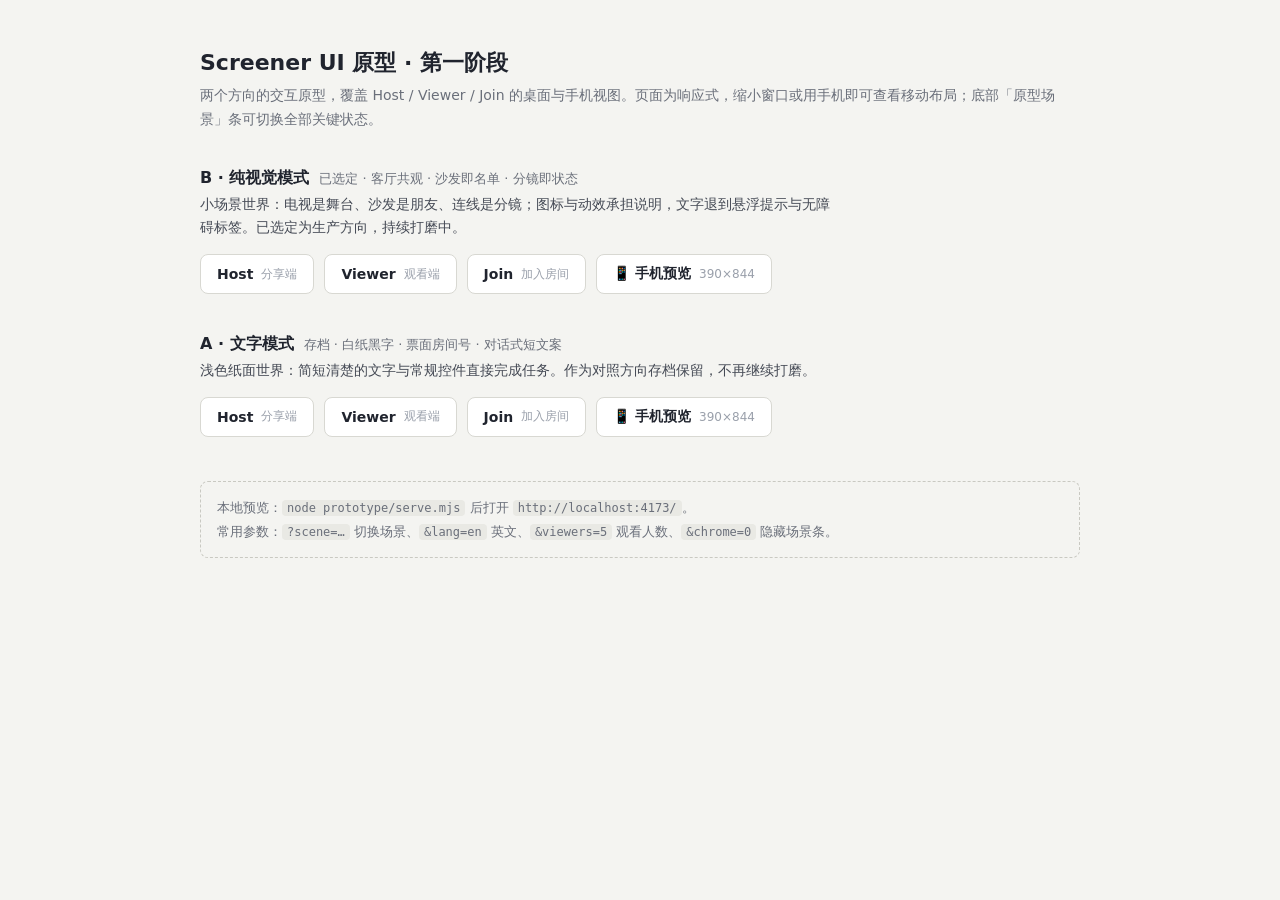
<file: prototype/index.html>
<!doctype html>
<html lang="zh-CN">
<head>
<meta charset="utf-8">
<meta name="viewport" content="width=device-width, initial-scale=1">
<title>Screener UI 原型 · 第一阶段</title>
<style>
  :root { color-scheme: light; }
  * { box-sizing: border-box; }
  body {
    margin: 0; padding: 48px 20px 96px;
    font-family: ui-sans-serif, system-ui, "PingFang SC", "Microsoft YaHei", sans-serif;
    background: #f4f4f1; color: #20242e;
    display: grid; place-items: start center;
  }
  main { width: min(880px, 100%); }
  h1 { font-size: 22px; margin: 0 0 6px; }
  .sub { color: #6a6f7a; font-size: 14px; margin: 0 0 36px; line-height: 1.7; }
  .direction { margin-bottom: 40px; }
  .direction h2 { font-size: 16px; margin: 0 0 4px; display: flex; align-items: baseline; gap: 10px; }
  .direction h2 small { font-weight: 400; color: #6a6f7a; font-size: 13px; }
  .direction p { margin: 0 0 14px; color: #454a55; font-size: 14px; line-height: 1.7; max-width: 640px; }
  .links { display: flex; flex-wrap: wrap; gap: 10px; }
  .links a {
    display: inline-flex; align-items: center; gap: 8px;
    padding: 10px 16px; border: 1px solid #d8d8d2; border-radius: 8px;
    background: #fff; color: #20242e; text-decoration: none; font-size: 14px; font-weight: 600;
  }
  .links a:hover { border-color: #20242e; }
  .links a span { color: #9aa0ab; font-weight: 400; font-size: 12px; }
  .note {
    margin-top: 44px; padding: 14px 16px; border: 1px dashed #c9c9c2; border-radius: 8px;
    color: #6a6f7a; font-size: 13px; line-height: 1.8;
  }
  code { font-family: ui-monospace, Consolas, monospace; font-size: 12px; background: #e9e9e4; padding: 1px 5px; border-radius: 4px; }
</style>
</head>
<body>
<main>
  <h1>Screener UI 原型 · 第一阶段</h1>
  <p class="sub" id="sub">两个方向的交互原型，覆盖 Host / Viewer / Join 的桌面与手机视图。页面为响应式，缩小窗口或用手机即可查看移动布局；底部「原型场景」条可切换全部关键状态。</p>

  <section class="direction">
    <h2>B · 纯视觉模式 <small>已选定 · 客厅共观 · 沙发即名单 · 分镜即状态</small></h2>
    <p id="b-desc">小场景世界：电视是舞台、沙发是朋友、连线是分镜；图标与动效承担说明，文字退到悬浮提示与无障碍标签。已选定为生产方向，持续打磨中。</p>
    <div class="links">
      <a href="b-visual/host.html">Host <span>分享端</span></a>
      <a href="b-visual/viewer.html">Viewer <span>观看端</span></a>
      <a href="b-visual/join.html">Join <span>加入房间</span></a>
      <a href="frame.html?src=b-visual/host.html">📱 手机预览 <span>390×844</span></a>
    </div>
  </section>

  <section class="direction">
    <h2>A · 文字模式 <small>存档 · 白纸黑字 · 票面房间号 · 对话式短文案</small></h2>
    <p id="a-desc">浅色纸面世界：简短清楚的文字与常规控件直接完成任务。作为对照方向存档保留，不再继续打磨。</p>
    <div class="links">
      <a href="a-text/host.html">Host <span>分享端</span></a>
      <a href="a-text/viewer.html">Viewer <span>观看端</span></a>
      <a href="a-text/join.html">Join <span>加入房间</span></a>
      <a href="frame.html?src=a-text/host.html">📱 手机预览 <span>390×844</span></a>
    </div>
  </section>

  <div class="note" id="note">
    本地预览：<code>node prototype/serve.mjs</code> 后打开 <code>http://localhost:4173/</code>。<br>
    常用参数：<code>?scene=…</code> 切换场景、<code>&lang=en</code> 英文、<code>&viewers=5</code> 观看人数、<code>&chrome=0</code> 隐藏场景条。
  </div>
</main>
<script>
  const en = new URLSearchParams(location.search).get("lang") === "en";
  if (en) {
    document.documentElement.lang = "en";
    document.querySelector("h1").textContent = "Screener UI prototypes · Phase 1";
    document.getElementById("sub").textContent = "Two interactive directions covering Host / Viewer / Join on desktop and mobile. Pages are responsive; use the scene bar at the bottom to flip through key states.";
    document.querySelector("#a-desc").textContent = "Daylight paper world: short clear copy and conventional controls. Archived as the comparison direction; no longer being polished.";
    document.querySelector("#b-desc").textContent = "Tiny-scene world: the TV is the stage, the couch is the roster, the route is a storyboard. Glyphs and motion carry meaning; words live in tooltips and aria labels. Selected as the production direction and being polished.";
    document.getElementById("note").innerHTML = "Preview: <code>node prototype/serve.mjs</code> then open <code>http://localhost:4173/</code>.<br>Params: <code>?scene=…</code> switch scene, <code>&lang=zh</code> 中文, <code>&viewers=5</code> viewer count, <code>&chrome=0</code> hide the scene bar.";
    for (const a of document.querySelectorAll(".links a")) {
      const url = new URL(a.href); url.searchParams.set("lang", "en"); a.href = url;
    }
  }
</script>
</body>
</html>
</file>
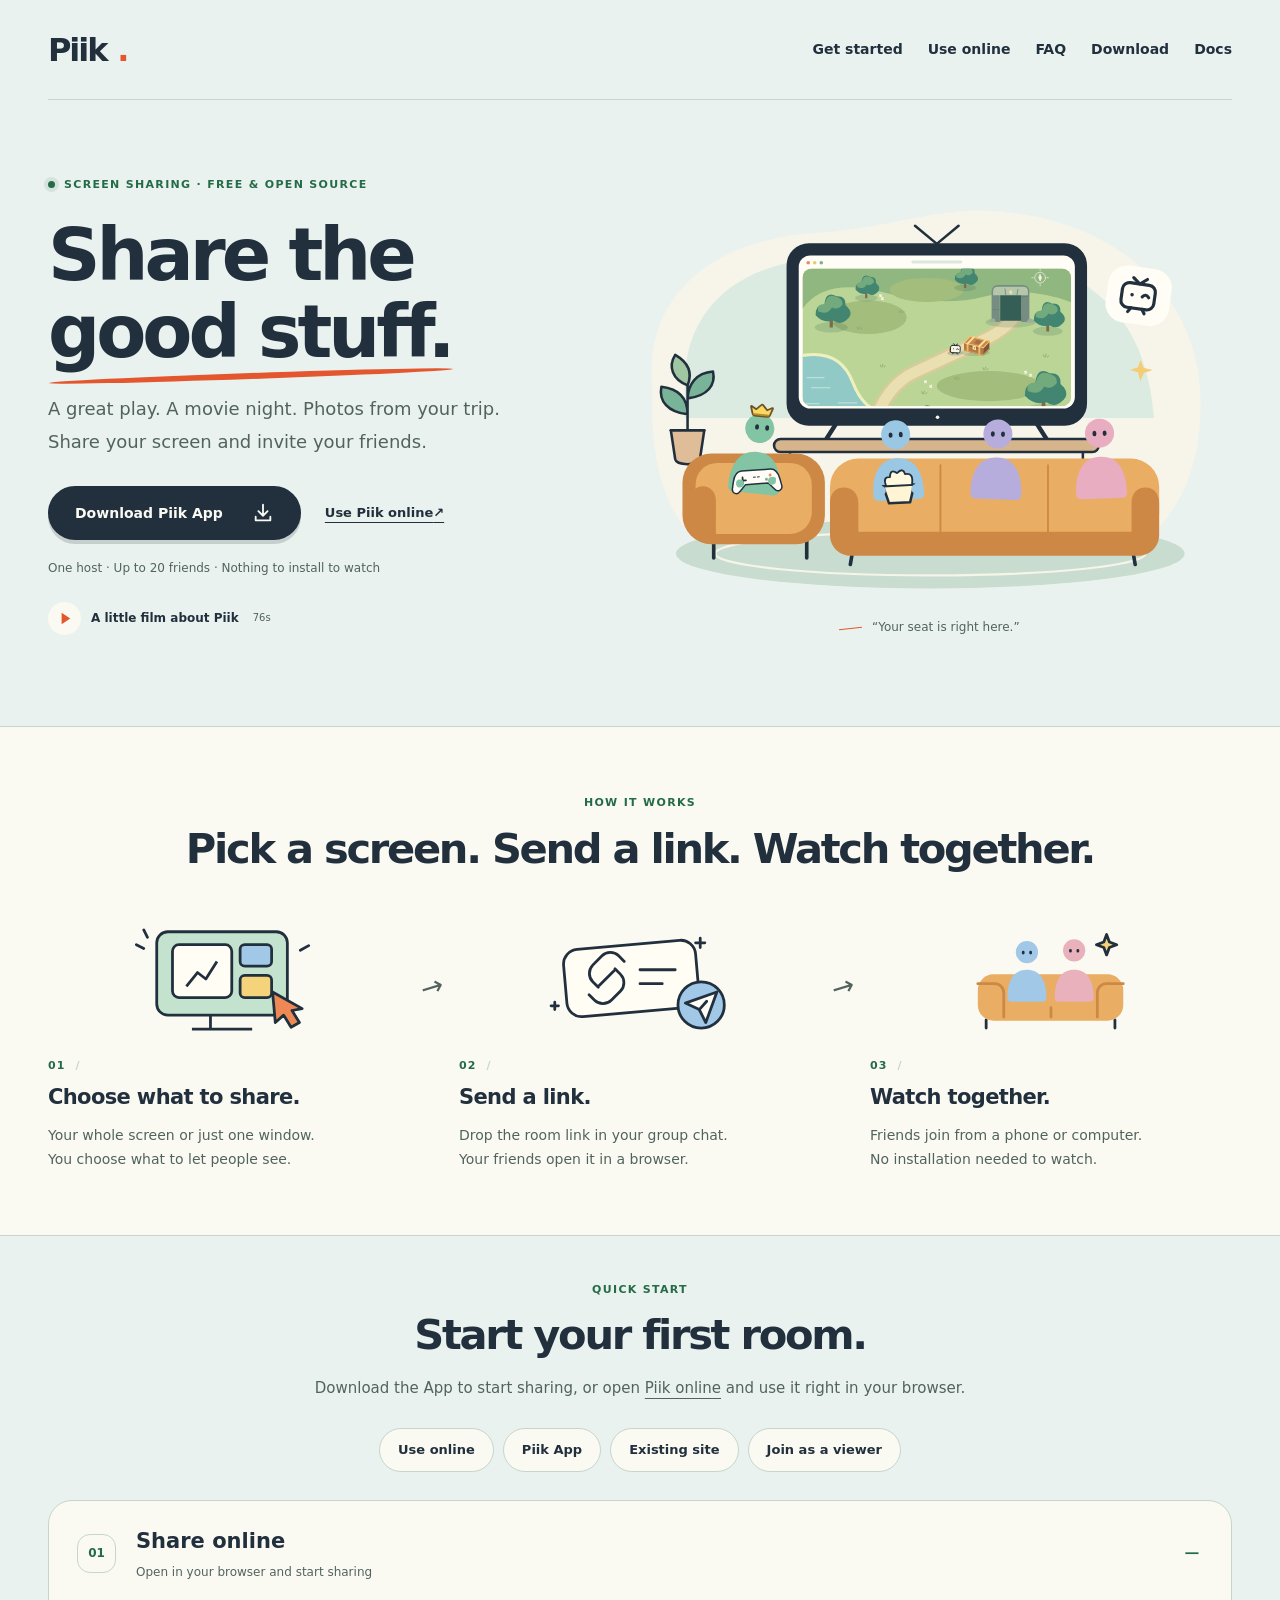
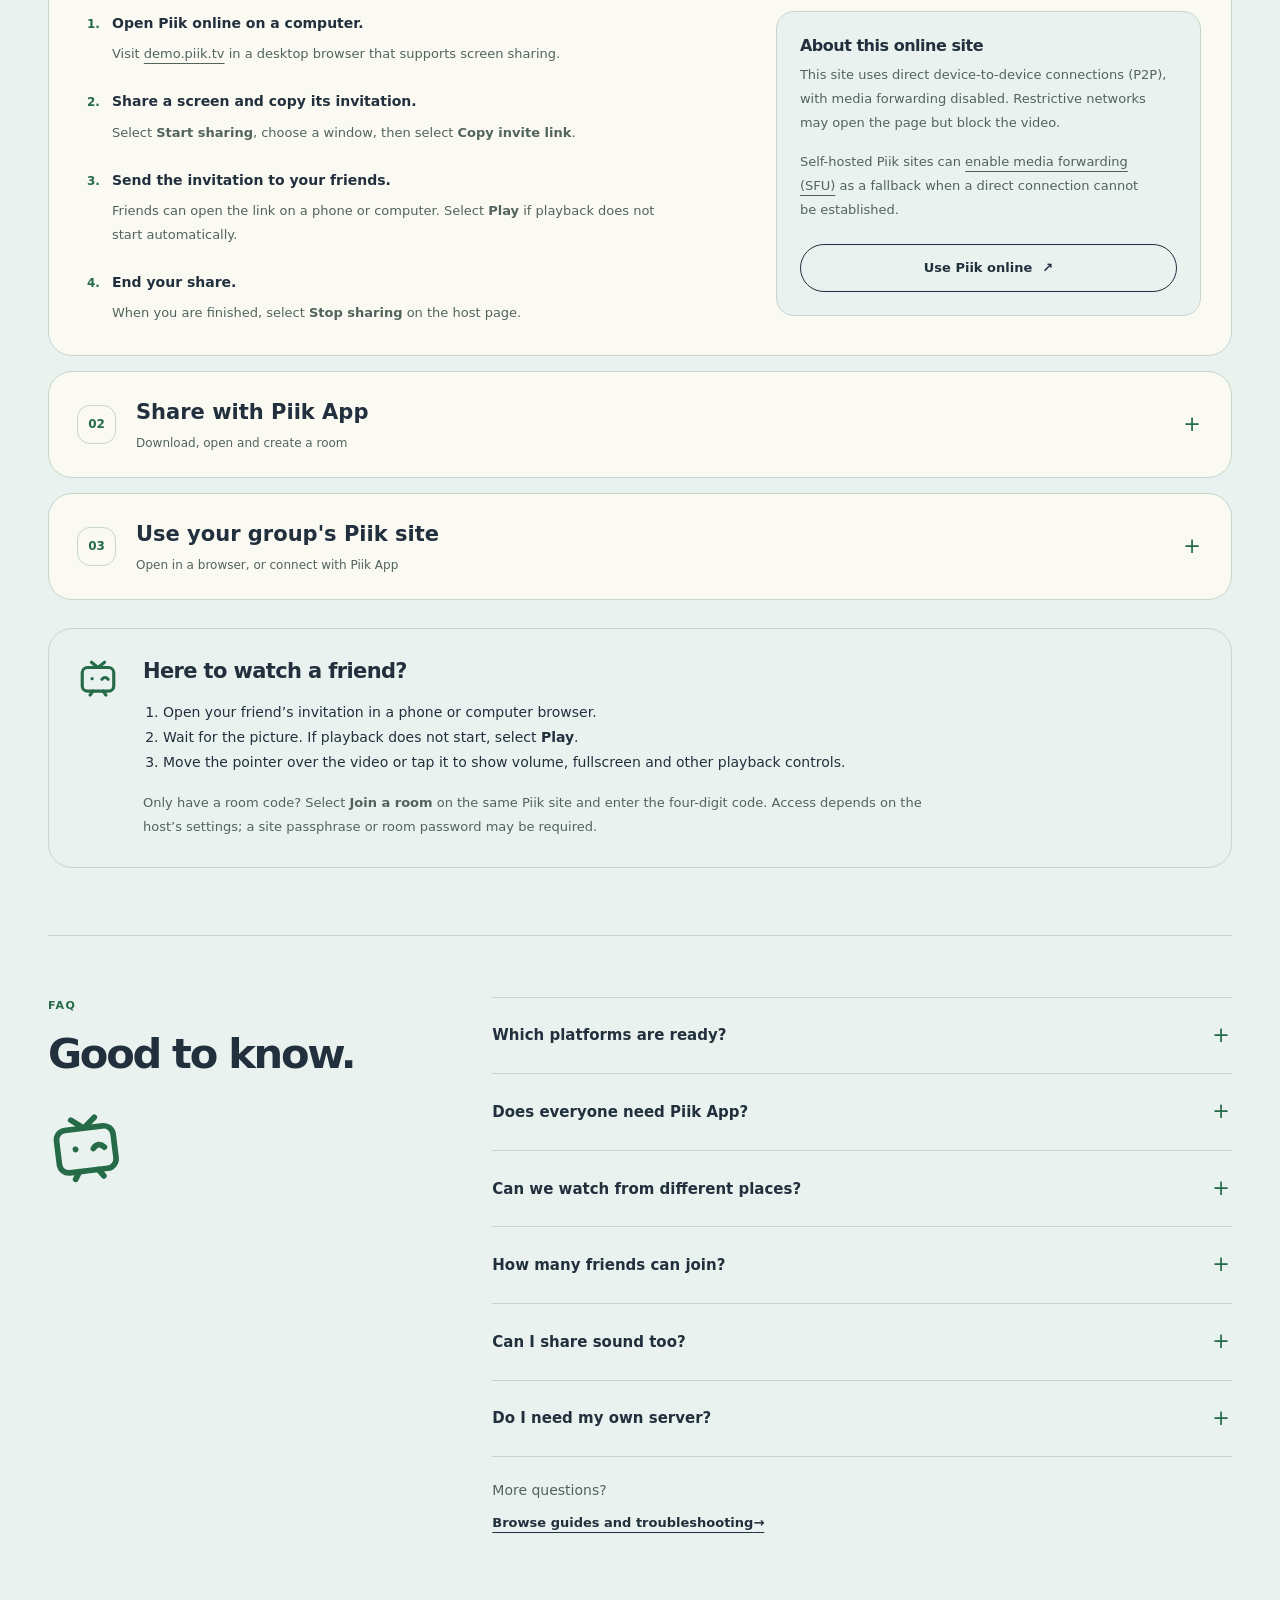
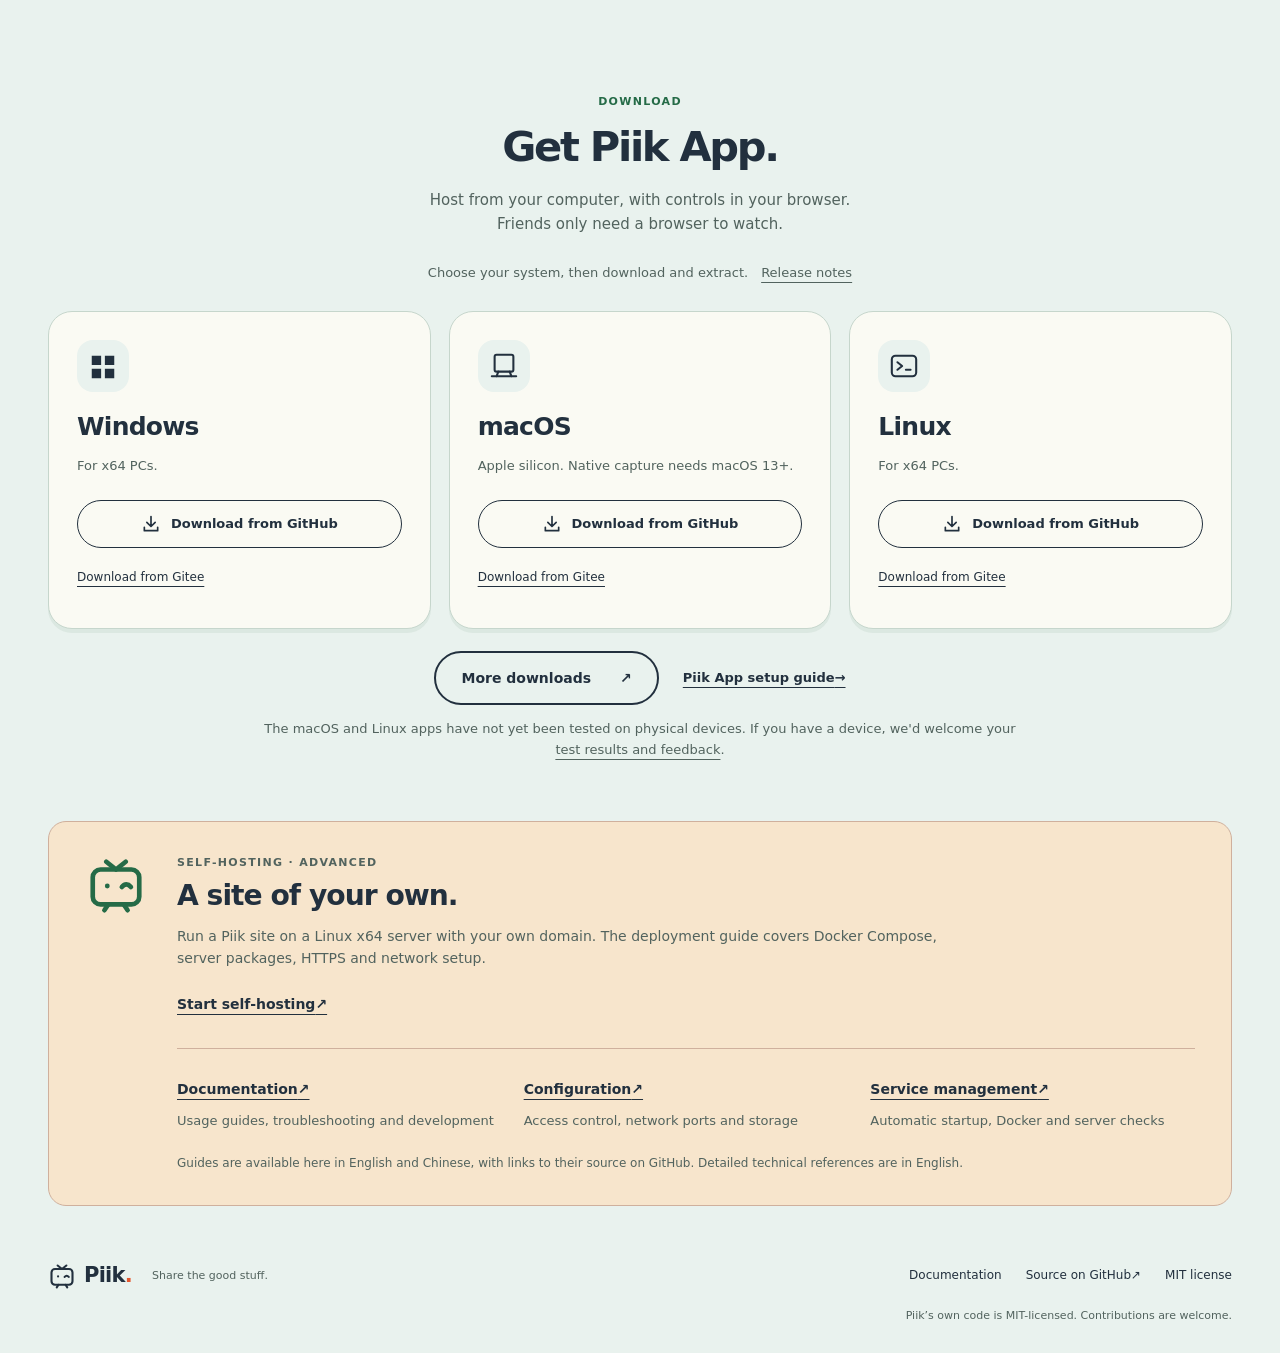
<file: site/index.html>
<!doctype html>
<html lang="en">
  <head>
    <meta charset="utf-8" />
    <meta name="viewport" content="width=device-width, initial-scale=1" />
    <meta name="color-scheme" content="light dark" />
    <meta
      name="description"
      content="Share the good stuff. Piik is free screen sharing for games, movie nights, drawings and photos. Invite up to 20 friends to watch in their browsers."
    />
    <meta name="theme-color" content="#e9f2ee" />
    <title>Piik — Share the good stuff.</title>
    <link rel="icon" href="./assets/favicon.svg" type="image/svg+xml" />
    <link rel="stylesheet" href="./styles.css" />
    <link rel="stylesheet" href="./assets/brand.css" />
    <script type="module" src="./main.js"></script>
  </head>
  <body>
    <a class="skip-link" href="#main"><span lang="en">Skip to content</span><span lang="zh-CN">跳到正文</span></a>
    <svg class="symbols" xmlns="http://www.w3.org/2000/svg" aria-hidden="true">
      <symbol id="tv-mark" viewBox="0 0 32 32">
        <g fill="none" stroke="currentColor" stroke-width="2.4" stroke-linecap="round" stroke-linejoin="round">
          <path d="m11 4 5 4 5-4" />
          <rect x="4" y="8" width="24" height="18" rx="4" />
          <circle cx="11.5" cy="16.5" r="1.25" fill="currentColor" stroke="none" />
          <path d="M19 17c1.5-1.8 3.2-1.8 4.7 0M10 29l2-3m10 3-2-3" />
        </g>
      </symbol>
      <symbol id="download-mark" viewBox="0 0 24 24">
        <path
          d="M12 3v12m-5-5 5 5 5-5M4 16v4h16v-4"
          fill="none"
          stroke="currentColor"
          stroke-width="2"
          stroke-linecap="round"
          stroke-linejoin="round"
        />
      </symbol>
    </svg>

    <header class="site-header wrap">
      <a class="identity" href="#" aria-label="Piik" data-brand>Piik<span class="identity-dot">.</span></a>
      <nav aria-label="Main">
        <a href="#start"><span lang="en">Get started</span><span lang="zh-CN">使用教程</span></a>
        <a href="#demo"><span lang="en">Use online</span><span lang="zh-CN">在线使用</span></a>
        <a href="#faq">FAQ</a>
        <a href="#download"><span lang="en">Download</span><span lang="zh-CN">下载</span></a>
        <a href="./docs/?lang=en" data-doc-page=""><span lang="en">Docs</span><span lang="zh-CN">文档</span></a>
      </nav>
      <div class="preferences" hidden>
        <button id="language" type="button" lang="zh-CN" aria-label="切换到简体中文">简体中文</button>
        <label class="theme-picker"
          ><span class="sr-only"><span lang="en">Color theme</span><span lang="zh-CN">外观</span></span
          ><svg viewBox="0 0 24 24" aria-hidden="true">
            <circle cx="12" cy="12" r="7.5" fill="none" stroke="currentColor" stroke-width="1.6" />
            <path d="M12 4.5a7.5 7.5 0 0 1 0 15Z" fill="currentColor" /></svg
          ><select id="theme">
            <option value="system">System</option>
            <option value="light">Light</option>
            <option value="dark">Dark</option>
          </select></label
        >
      </div>
    </header>

    <main id="main">
      <section class="hero wrap" aria-labelledby="hero-title">
        <div class="hero-copy">
          <p class="eyebrow">
            <span class="status-dot" aria-hidden="true"></span><span lang="en">Screen sharing · Free &amp; open source</span
            ><span lang="zh-CN">屏幕共享 · 免费开源</span>
          </p>
          <h1 id="hero-title">
            <span lang="en">Share the<br /><span class="highlight">good stuff.</span></span
            ><span lang="zh-CN">来，看点<br /><span class="highlight">好康的。</span></span>
          </h1>
          <p class="hero-description">
            <span lang="en">A great play. A movie night. Photos from your trip.<br />Share your screen and invite your friends.</span
            ><span lang="zh-CN">游戏高光、周末电影、旅行照片。<br />开个房间，叫朋友来一起看。</span>
          </p>
          <div class="hero-actions">
            <a class="button primary" href="#download"
              ><span lang="en">Download Piik App</span><span lang="zh-CN">下载 Piik App</span
              ><svg aria-hidden="true"><use href="#download-mark" /></svg></a
            ><a class="text-link" href="https://demo.piik.tv" target="_blank" rel="noopener noreferrer"
              ><span lang="en">Use Piik online</span><span lang="zh-CN">直接使用在线版</span
              ><span aria-hidden="true"> ↗</span></a
            >
          </div>
          <p class="hero-note">
            <span lang="en">One host · Up to 20 friends · Nothing to install to watch</span
            ><span lang="zh-CN">一位房主 · 最多 20 位朋友 · 观看无须安装</span>
          </p>
          <div class="film-actions">
            <a class="film-link" href="./film/" data-film-link>
              <span class="film-play" aria-hidden="true"><svg viewBox="0 0 24 24"><path d="m9 6 9 6-9 6Z" fill="currentColor" /></svg></span>
              <span lang="en">A little film about Piik</span><span lang="zh-CN">用一支短片，认识 Piik</span>
              <span class="film-length">76s</span>
            </a>
          </div>
        </div>
        <div class="hero-scene">
          <img
            class="living-room"
            src="./assets/living-room.svg#still"
            width="900"
            height="590"
            fetchpriority="high"
            alt="A host with a small gold crown shares an RPG, a drawing, travel photos and an animated film. Three friends watch from the sofa."
          />
          <div class="scene-caption">
            <span class="caption-line"></span>
            <p id="welcome-line"><span lang="en">“Your seat is right here.”</span><span lang="zh-CN">“沙发给你留着呢。”</span></p>
          </div>
        </div>
      </section>

      <details class="film-preview wrap" id="film-preview" hidden>
        <summary><span lang="en">A little film about Piik</span><span lang="zh-CN">用一支短片，认识 Piik</span><span class="film-collapse"><span lang="en">Close</span><span lang="zh-CN">收起</span> ×</span></summary>
        <iframe id="website-film" title="Piik introduction" allow="fullscreen" allowfullscreen></iframe>
      </details>

      <section class="how-section" id="how" aria-labelledby="how-title">
        <div class="wrap">
          <div class="section-heading">
            <p class="eyebrow"><span lang="en">How it works</span><span lang="zh-CN">分享只需三步</span></p>
            <h2 id="how-title">
              <span lang="en"
                ><span class="phrase">Pick a screen.</span> <span class="phrase">Send a link.</span>
                <span class="phrase">Watch together.</span></span
              ><span lang="zh-CN"><span class="phrase">选好画面，</span><span class="phrase">发个邀请。</span></span>
            </h2>
          </div>
          <ol class="steps">
            <li>
              <button class="step-art" type="button" disabled>
                <span class="sr-only"
                  ><span lang="en">Replay: choosing a screen</span><span lang="zh-CN">重播：选择分享画面</span></span
                ><svg viewBox="0 0 250 136" aria-hidden="true">
                  <g fill="none" stroke="var(--drawing)" stroke-width="3" stroke-linejoin="round">
                    <rect x="47" y="17" width="141" height="90" rx="12" fill="var(--art-mint)" />
                    <path d="M105 108v14m-20 0h65" />
                    <g class="chosen-window">
                      <rect x="64" y="31" width="64" height="57" rx="7" fill="var(--art-paper)" />
                      <path d="m79 76 12-15 9 7 12-19" />
                    </g>
                    <rect x="137" y="31" width="34" height="23" rx="5" fill="var(--art-blue)" />
                    <rect x="137" y="64" width="34" height="24" rx="5" fill="var(--art-yellow)" />
                    <g class="screen-cursor">
                      <path d="m172 82 3 33 9-8 8 13 9-5-8-13 11-2Z" fill="var(--art-orange)" />
                    </g>
                  </g>
                  <path
                    d="m33 35-8-4m12-8-4-8m169 22 9-5"
                    stroke="var(--drawing)"
                    stroke-width="3"
                    stroke-linecap="round"
                  /></svg
                ><span class="art-replay" aria-hidden="true">↻</span>
              </button>
              <p class="step-number">01 <span aria-hidden="true">/</span></p>
              <h3><span lang="en">Choose what to share.</span><span lang="zh-CN">选好画面。</span></h3>
              <p>
                <span lang="en">Your whole screen or just one window.<br />You choose what to let people see.</span
                ><span lang="zh-CN">整个屏幕，或只分享一个窗口。<br />分享哪些内容，由你决定。</span>
              </p>
            </li>
            <li>
              <button class="step-art" type="button" disabled>
                <span class="sr-only"
                  ><span lang="en">Replay: sending an invitation</span
                  ><span lang="zh-CN">重播：发出邀请链接</span></span
                ><svg viewBox="0 0 250 136" aria-hidden="true">
                  <g stroke="var(--drawing)" stroke-width="3" stroke-linecap="round" stroke-linejoin="round">
                    <g class="invite-note">
                      <rect
                        x="44"
                        y="31"
                        width="143"
                        height="73"
                        rx="16"
                        fill="var(--art-paper)"
                        transform="rotate(-5 115 67)"
                      />
                      <path
                        d="m80 77-6-6a13 13 0 0 1 0-18l10-10a13 13 0 0 1 18 0l6 6m-10 8 6 6a13 13 0 0 1 0 18L94 91a13 13 0 0 1-18 0l-6-6m11-10 16-16"
                        fill="none"
                      />
                      <path d="M125 58h38m-38 15h24" />
                    </g>
                    <circle cx="191" cy="96" r="25" fill="var(--art-blue)" />
                    <g class="invite-plane">
                      <path d="m174 94 34-12-12 33-7-14Z" fill="var(--art-paper)" />
                      <path d="m189 101 8-9" />
                    </g>
                    <path class="invite-spark" d="M190 24v10m-5-5h10M33 93v8m-4-4h8" />
                  </g></svg
                ><span class="art-replay" aria-hidden="true">↻</span>
              </button>
              <p class="step-number">02 <span aria-hidden="true">/</span></p>
              <h3><span lang="en">Send a link.</span><span lang="zh-CN">发个邀请。</span></h3>
              <p>
                <span lang="en">Drop the room link in your group chat.<br />Your friends open it in a browser.</span
                ><span lang="zh-CN">把邀请链接发给朋友。<br />对方用浏览器打开，就能加入。</span>
              </p>
            </li>
            <li>
              <button class="step-art" type="button" disabled>
                <span class="sr-only"
                  ><span lang="en">Replay: friends joining the sofa</span
                  ><span lang="zh-CN">重播：朋友坐上沙发</span></span
                ><svg viewBox="0 0 250 136" aria-hidden="true">
                  <g stroke="var(--drawing)" stroke-width="3" stroke-linecap="round" stroke-linejoin="round">
                    <path d="M55 112v9m139-9v9" />
                    <rect x="46" y="63" width="157" height="50" rx="17" fill="var(--couch)" stroke="none" />
                    <g class="sofa-friend">
                      <g fill="var(--art-blue)" stroke="none">
                        <circle cx="99" cy="39" r="12" />
                        <path d="M78 88c0-19.5 7.5-30 21-30s21 10.5 21 30q0 4.5-4.5 4.5h-33Q78 92.5 78 88Z" />
                      </g>
                      <path d="M95 39v1m8-1v1" />
                    </g>
                    <g class="sofa-friend">
                      <g fill="var(--art-pink)" stroke="none">
                        <circle cx="150" cy="37" r="12" />
                        <path d="M129 88c0-19.5 7.5-30 21-30s21 10.5 21 30q0 4.5-4.5 4.5h-33Q129 92.5 129 88Z" />
                      </g>
                      <path d="M146 37v1m8-1v1" />
                    </g>
                    <path d="M125 99v10M46 73h18a10 10 0 0 1 10 10v26m129-36h-18a10 10 0 0 0-10 10v26" fill="none" stroke="var(--couch-dark)" />
                    <g class="sofa-spark"><path d="m185 20 3 8 8 3-8 3-3 8-3-8-8-3 8-3Z" fill="var(--art-yellow)" /></g>
                  </g></svg
                ><span class="art-replay" aria-hidden="true">↻</span>
              </button>
              <p class="step-number">03 <span aria-hidden="true">/</span></p>
              <h3><span lang="en">Watch together.</span><span lang="zh-CN">沙发上见。</span></h3>
              <p>
                <span lang="en">Friends join from a phone or computer.<br />No installation needed to watch.</span
                ><span lang="zh-CN">手机、电脑都能看。<br />观众不用装软件。</span>
              </p>
            </li>
          </ol>
        </div>
      </section>

      <section class="start-section wrap" id="start" aria-labelledby="start-title">
        <div class="section-heading">
          <p class="eyebrow"><span lang="en">Quick start</span><span lang="zh-CN">使用教程</span></p>
          <h2 id="start-title">
            <span lang="en">Start your first room.</span><span lang="zh-CN">开始第一次分享。</span>
          </h2>
          <p>
            <span lang="en"
              >Download the App to start sharing, or open <a href="https://demo.piik.tv">Piik online</a> and use it right in your browser.</span
            ><span lang="zh-CN"
              >下载 Piik App，开始分享；也可以直接打开<a href="https://demo.piik.tv">在线版</a>，用浏览器开房间。</span
            >
          </p>
        </div>
        <nav class="guide-links" aria-label="Guides">
          <a href="#demo"><span lang="en">Use online</span><span lang="zh-CN">在线版</span></a
          ><a href="#guide-app"><span lang="en">Piik App</span><span lang="zh-CN">Piik App</span></a
          ><a href="#guide-web"><span lang="en">Existing site</span><span lang="zh-CN">已有站点</span></a
          ><a href="#watch"><span lang="en">Join as a viewer</span><span lang="zh-CN">加入房间</span></a>
        </nav>
        <div class="guides">
          <details class="guide" id="demo" open>
            <summary>
              <span class="guide-number">01</span
              ><span class="guide-heading"
                ><span lang="en">Share online</span><span lang="zh-CN">直接在线分享</span
                ><small
                  ><span lang="en">Open in your browser and start sharing</span
                  ><span lang="zh-CN">打开浏览器就能开房间、发邀请</span></small
                ></span
              >
            </summary>
            <div class="guide-body">
              <ol class="guide-steps">
                <li>
                  <strong
                    ><span lang="en">Open Piik online on a computer.</span
                    ><span lang="zh-CN">在电脑上打开在线版。</span></strong
                  >
                  <p>
                    <span lang="en"
                      >Visit <a href="https://demo.piik.tv">demo.piik.tv</a> in a desktop browser that supports screen sharing.
                      </span
                    ><span lang="zh-CN"
                      >用支持屏幕共享的电脑浏览器打开 <a href="https://demo.piik.tv">demo.piik.tv</a>。
                      </span
                    >
                  </p>
                </li>
                <li>
                  <strong
                    ><span lang="en">Share a screen and copy its invitation.</span
                    ><span lang="zh-CN">分享画面，复制邀请。</span></strong
                  >
                  <p>
                    <span lang="en"
                      >Select <strong>Start sharing</strong>, choose a window, then select
                      <strong>Copy invite link</strong>.</span
                    ><span lang="zh-CN"
                      >点击<strong>开始分享</strong>，选择一个窗口，再点击<strong>复制邀请链接</strong>。</span
                    >
                  </p>
                </li>
                <li>
                  <strong
                    ><span lang="en">Send the invitation to your friends.</span
                    ><span lang="zh-CN">把邀请发给朋友。</span></strong
                  >
                  <p>
                    <span lang="en"
                      >Friends can open the link on a phone or computer. Select <strong>Play</strong> if playback does not start automatically.</span
                    ><span lang="zh-CN"
                      >朋友用手机或电脑打开链接即可观看。如果没有自动播放，点击<strong>播放</strong>。</span
                    >
                  </p>
                </li>
                <li>
                  <strong><span lang="en">End your share.</span><span lang="zh-CN">结束分享。</span></strong>
                  <p>
                    <span lang="en"
                      >When you are finished, select <strong>Stop sharing</strong> on the host page.</span
                    ><span lang="zh-CN">结束时，在房主页面点击<strong>停止分享</strong>。</span>
                  </p>
                </li>
              </ol>
              <aside class="guide-note">
                <h3><span lang="en">About this online site</span><span lang="zh-CN">在线版说明</span></h3>
                <p id="demo-status">
                  <span lang="en"
                    >This site uses direct device-to-device connections (P2P), with media forwarding disabled.
                    Restrictive networks may open the page but block the video.</span
                  ><span lang="zh-CN"
                    >在线版仅使用设备间直连（P2P），未启用媒体转发。
                    在受限网络下，可能出现页面能打开、画面无法连接的情况。</span
                  >
                </p>
                <p>
                  <span lang="en">Self-hosted Piik sites can <a href="./docs/self-hosting.html#optional-media-fallback">enable media forwarding (SFU)</a> as a fallback when a direct connection cannot be established.</span
                  ><span lang="zh-CN">自行部署的 Piik 站点可以<a href="./docs/zh/self-hosting.html#可选启用媒体兜底">启用媒体转发（SFU）</a>，为直连失败提供兜底。</span>
                </p>
                <a class="button download-button" href="https://demo.piik.tv" aria-describedby="demo-status"
                  ><span lang="en">Use Piik online</span><span lang="zh-CN">直接在线使用</span
                  ><span aria-hidden="true"> ↗</span></a
                >
              </aside>
            </div>
          </details>
          <details class="guide" id="guide-app">
            <summary>
              <span class="guide-number">02</span
              ><span class="guide-heading"
                ><span lang="en">Share with Piik App</span><span lang="zh-CN">用 Piik App 分享</span
                ><small
                  ><span lang="en">Download, open and create a room</span
                  ><span lang="zh-CN">下载后直接开房间</span></small
                ></span
              >
            </summary>
            <div class="guide-body">
              <ol class="guide-steps">
                <li>
                  <strong
                    ><span lang="en">Download and extract Piik App.</span
                    ><span lang="zh-CN">下载并解压 Piik App。</span></strong
                  >
                  <p>
                    <span lang="en"><a href="#download">Download the App package for your system</a>, extract it completely and keep the folder intact.</span
                    ><span lang="zh-CN"><a href="#download">下载对应系统的 Piik App 程序包</a>，完整解压并保留目录结构。</span>
                  </p>
                  <dl class="launch-files">
                    <div>
                      <dt>Windows</dt>
                      <dd><span lang="en">Open </span><span lang="zh-CN">打开 </span><code>piik-app.exe</code></dd>
                    </div>
                    <div>
                      <dt>macOS</dt>
                      <dd><span lang="en">Open </span><span lang="zh-CN">打开 </span><code>Piik App.app</code></dd>
                    </div>
                    <div>
                      <dt>Linux</dt>
                      <dd><span lang="en">Run </span><span lang="zh-CN">运行 </span><code>./piik-app</code></dd>
                    </div>
                  </dl>
                </li>
                <li>
                  <strong
                    ><span lang="en">Choose Public invite, then Open Piik.</span
                    ><span lang="zh-CN">选择「公网邀请」，点击「进入 Piik」。</span></strong
                  >
                  <p>
                    <span lang="en"
                      >The launcher opens in your system browser. Public invite creates a temporary Internet address
                      for friends outside your network. If you are on the same network or already have a site, see the mode descriptions.</span
                    ><span lang="zh-CN">启动页会在系统浏览器里打开。「公网邀请」会生成临时公网地址，方便不在同一网络的朋友加入。如果朋友和你在同一局域网，或你们已有站点，可查看模式说明。</span>
                  </p>
                </li>
                <li>
                  <strong
                    ><span lang="en">Start sharing and choose a source.</span
                    ><span lang="zh-CN">点击「开始分享」，选择来源。</span></strong
                  >
                  <p>
                    <span lang="en"
                      >Choose <strong>Browser</strong>, <strong>Apps / Windows</strong> or
                      <strong>Screens</strong> where available. Select the picture and audio you want to share.</span
                    ><span lang="zh-CN"
                      >按可用选项选择<strong>浏览器</strong>、<strong>程序 / 窗口</strong
                      >或<strong>屏幕</strong>，再选择具体画面和声音。</span
                    >
                  </p>
                </li>
                <li>
                  <strong
                    ><span lang="en">Copy the invitation and keep the App open.</span
                    ><span lang="zh-CN">复制邀请，并保持 App 运行。</span></strong
                  >
                  <p>
                    <span lang="en"
                      >Check the preview and select <strong>Copy invite link</strong>. Keep both the App and sharing tab
                      open until you finish.</span
                    ><span lang="zh-CN"
                      >确认预览后点击<strong>复制邀请链接</strong>。分享期间保持 App
                      和分享标签页打开，结束时点击<strong>停止分享</strong>。</span
                    >
                  </p>
                </li>
              </ol>
              <aside class="guide-note">
                <h3><span lang="en">Which mode should I use?</span><span lang="zh-CN">模式怎么选？</span></h3>
                <dl class="modes">
                  <div>
                    <dt><span lang="en">Local room</span><span lang="zh-CN">本地房间</span></dt>
                    <dd>
                      <span lang="en">For friends on the same Wi-Fi or local network, such as at home or in the office. If several local invitation addresses appear, choose the network your friends use.</span
                      ><span lang="zh-CN">适合同一 Wi-Fi 或局域网里的朋友，比如同屋或同办公室。出现多个局域网邀请地址时，选择与朋友相同的网络。</span>
                    </dd>
                  </div>
                  <div>
                    <dt><span lang="en">Public invite</span><span lang="zh-CN">公网邀请</span></dt>
                    <dd>
                      <span lang="en"
                        >For friends on another network, even in another city. Send them a temporary invitation and keep the App running. Closing it ends the room and invitation.</span
                      ><span lang="zh-CN">朋友在外地、和你不在同一网络时，用临时公网邀请加入。分享期间保持 App 运行，退出后房间和邀请失效。</span>
                    </dd>
                  </div>
                  <div>
                    <dt><span lang="en">Connect to Site</span><span lang="zh-CN">连接站点</span></dt>
                    <dd>
                      <span lang="en">Connect the App to a Piik site run by you or a friend. You can also use <a href="https://demo.piik.tv">demo.piik.tv</a>. <a href="#guide-web">See guide 03 below.</a></span
                      ><span lang="zh-CN">把 App 连接到自己或朋友部署的 Piik 站点，也可以用 <a href="https://demo.piik.tv">demo.piik.tv</a>。<a href="#guide-web">具体操作见教程 03。</a></span>
                    </dd>
                  </div>
                </dl>
                <p>
                  <span lang="en"
                    >Public invite relies on P2P media connections, without a media-server fallback. Some networks may
                    open the page but fail to receive video.</span
                  ><span lang="zh-CN"
                    >公网邀请依赖 P2P
                    媒体连接，不提供媒体服务器转发兜底；部分网络可能出现网页能打开、画面无法连接的情况。</span
                  >
                </p>
                <p>
                  <span lang="en"
                    >The macOS and Linux apps have not yet been tested on physical devices. Test reports are welcome on
                    <a href="https://github.com/TNTcraftHIM/Piik/issues">GitHub Issues</a>.
                    On macOS, native capture requires Apple silicon and macOS 13+. On Linux, it needs <a href="https://github.com/TNTcraftHIM/Piik/blob/main/native/capture/linux/README.md">additional system components</a>. Browser capture is also available.</span
                  ><span lang="zh-CN"
                    >macOS 和 Linux 版 Piik App 尚未经过实机测试，欢迎有设备的朋友试用并在
                    <a href="https://github.com/TNTcraftHIM/Piik/issues">GitHub Issues</a> 反馈。
                    macOS 原生采集需要 Apple 芯片和 macOS 13 及以上；Linux 原生采集需要<a href="https://github.com/TNTcraftHIM/Piik/blob/main/native/capture/linux/README.md">额外系统组件</a>。也可以用浏览器采集。</span
                  >
                </p>
                <a href="./docs/getting-started.html#share-with-piik-app" lang="en">Full App guide →</a>
                <a href="./docs/zh/getting-started.html#用-piik-app-分享" lang="zh-CN">完整 Piik App 使用指南 →</a>
              </aside>
            </div>
          </details>
          <details class="guide" id="guide-web">
            <summary>
              <span class="guide-number">03</span
              ><span class="guide-heading"
                ><span lang="en">Use your group's Piik site</span><span lang="zh-CN">使用已有的 Piik 站点</span
                ><small
                  ><span lang="en">Open in a browser, or connect with Piik App</span
                  ><span lang="zh-CN">浏览器直接用，也能搭配 Piik App</span></small
                ></span
              >
            </summary>
            <div class="guide-body">
              <ol class="guide-steps">
                <li>
                  <strong
                    ><span lang="en">Get a Piik site address.</span
                    ><span lang="zh-CN">准备一个站点地址。</span></strong
                  >
                  <p>
                    <span lang="en"
                      >A Piik site runs on a server set up by you or someone in your group.
                      Use its address, or try the public site at <a href="https://demo.piik.tv">https://demo.piik.tv</a>.</span
                    ><span lang="zh-CN">Piik 站点由你或朋友部署在服务器上。使用你们已有的地址，
                      也可以先用公开站点 <a href="https://demo.piik.tv">https://demo.piik.tv</a>。</span>
                  </p>
                </li>
                <li>
                  <strong
                    ><span lang="en">Connect Piik App to the site.</span><span lang="zh-CN">用 App 连接站点。</span></strong
                  >
                  <p>
                    <span lang="en"
                      >Open Piik App and choose <strong>Connect to Site</strong>. Enter the address,
                      add the site passphrase if required, then select <strong>Open Piik</strong>.
                      The sharing page opens in your browser.</span
                    ><span lang="zh-CN"
                      >打开 Piik App，选择<strong>连接站点</strong>，填入地址；如果站点有访问口令，也一并填写，
                      再点击<strong>进入 Piik</strong>。浏览器会打开这个站点的分享页面。</span
                    >
                  </p>
                  <p>
                    <span lang="en">After opening this site through the App once, you can keep the App running
                      with that site configured and visit the address directly in the same browser.
                      The page reconnects to the App when you choose what to share.
                      Allow local-network access if your browser asks.</span>
                    <span lang="zh-CN">通过 App 打开过一次后，保持 App 运行并使用该站点配置，
                      之后就能在同一浏览器中直接访问网址，选择分享来源时会自动连接 App。
                      浏览器询问本地网络权限时，请允许访问。</span>
                  </p>
                </li>
                <li>
                  <strong
                    ><span lang="en">Share a picture and invite your friends.</span
                    ><span lang="zh-CN">选好画面，把邀请发给朋友。</span></strong
                  >
                  <p>
                    <span lang="en"
                      >Select <strong>Start sharing</strong> and choose a source. Check the preview, then
                      <strong>Copy invite link</strong> and send it to your friends. Keep the App and sharing tab open.</span
                    ><span lang="zh-CN"
                      >点击<strong>开始分享</strong>并选择来源，确认预览后，<strong>复制邀请链接</strong>发给朋友。
                      分享期间保持 App 和分享标签页打开。</span
                    >
                  </p>
                </li>
              </ol>
              <aside class="guide-note">
                <h3><span lang="en">App and site, together</span><span lang="zh-CN">App 与站点，搭配着用</span></h3>
                <p>
                  <span lang="en"
                    >Use the App's window, screen and audio capture with your group's regular Piik address.
                    Your friends can still watch in a browser.</span
                  ><span lang="zh-CN"
                    >用上 App 的窗口、屏幕与声音采集，也保留站点的固定入口。朋友照样用浏览器观看。</span
                  >
                </p>
                <p>
                  <span lang="en">With the site's media forwarding (SFU) enabled and the host's Privacy mode off,
                    Piik can try this fallback when a direct connection is unavailable.
                    <strong>demo.piik.tv is P2P-only; this fallback is not enabled there.</strong></span>
                  <span lang="zh-CN">站点启用媒体转发（SFU）、房主关闭隐私模式后，直连不通时，Piik 会自动尝试这条备用路线。
                    <strong>demo.piik.tv 仅使用 P2P，未开启 SFU 兜底。</strong></span>
                </p>
                <p>
                  <span lang="en">To share using just a browser, open the same site on a computer and select <strong>Start sharing</strong>.
                    Available sources and audio depend on your browser and system.</span>
                  <span lang="zh-CN">也可以直接用电脑浏览器打开同一站点，点击<strong>开始分享</strong>。
                    可选画面和声音取决于浏览器与系统。</span>
                </p>
                <a href="./docs/getting-started.html#share-from-an-existing-site" lang="en">Full usage guide →</a>
                <a href="./docs/zh/getting-started.html#使用已有站点分享" lang="zh-CN">完整使用指南 →</a>
                <a href="#docs"><span lang="en">Host a site of your own</span><span lang="zh-CN">部署自己的站点</span><span aria-hidden="true"> ↓</span></a>
              </aside>
            </div>
          </details>
        </div>
        <article class="watch-guide" id="watch" aria-labelledby="watch-title">
          <svg aria-hidden="true"><use href="#tv-mark" /></svg>
          <div>
            <h3 id="watch-title">
              <span lang="en">Here to watch a friend?</span><span lang="zh-CN">来围观朋友的分享？</span>
            </h3>
            <ol>
              <li>
                <span lang="en">Open your friend’s invitation in a phone or computer browser.</span
                ><span lang="zh-CN">用手机或电脑浏览器打开朋友发来的邀请链接。</span>
              </li>
              <li>
                <span lang="en">Wait for the picture. If playback does not start, select <strong>Play</strong>.</span
                ><span lang="zh-CN">等待画面出现；如果没有自动播放，点击<strong>播放</strong>。</span>
              </li>
              <li>
                <span lang="en"
                  >Move the pointer over the video or tap it to show volume, fullscreen and other playback
                  controls.</span
                ><span lang="zh-CN">将鼠标移到画面上，或轻点画面，显示音量、全屏等播放控件。</span>
              </li>
            </ol>
            <p>
              <span lang="en"
                >Only have a room code? Select <strong>Join a room</strong> on the same Piik site and enter the
                four-digit code. Access depends on the host’s settings; a site passphrase or room password may be
                required.</span
              ><span lang="zh-CN"
                >只有房间号时，在同一个 Piik
                站点选择<strong>加入房间</strong>，输入四位房间号。能否加入由房主设置决定，可能需要站点口令或房间密码。</span
              >
            </p>
          </div>
        </article>
      </section>

      <section class="faq-section wrap" id="faq" aria-labelledby="faq-title">
        <div class="faq-intro">
          <p class="eyebrow"><span lang="en">FAQ</span><span lang="zh-CN">常见问题</span></p>
          <h2 id="faq-title">
            <span lang="en">Good to know.</span><span lang="zh-CN">你可能<br />还想知道。</span>
          </h2>
          <svg class="faq-tv" aria-hidden="true"><use href="#tv-mark" /></svg>
        </div>
        <div class="questions">
          <details>
            <summary>
              <span lang="en">Which platforms are ready?</span><span lang="zh-CN">目前支持哪些平台？</span>
            </summary>
            <p>
              <span lang="en"
                >Windows App and browser sharing are the primary tested paths. Viewers can use a computer or phone browser.
                The macOS and Linux apps have not yet been tested on physical devices; if you have a device,
                we'd welcome your test results and <a href="https://github.com/TNTcraftHIM/Piik/issues">feedback</a>.</span
              ><span lang="zh-CN"
                >目前主要测试 Windows 版 Piik App 和浏览器分享，观众可使用电脑或手机浏览器。
                macOS 和 Linux 版 Piik App 尚未经过实机测试，欢迎有设备的朋友试用并<a href="https://github.com/TNTcraftHIM/Piik/issues">反馈问题</a>。</span
              >
            </p>
          </details>
          <details>
            <summary>
              <span lang="en">Does everyone need Piik App?</span
              ><span lang="zh-CN">每个人都需要安装 Piik App 吗？</span>
            </summary>
            <p>
              <span lang="en"
                >No. Friends watch in a desktop or mobile browser without installing anything. You can host from a
                supported desktop browser on an existing Piik site, or use Piik App to create a room.</span
              ><span lang="zh-CN"
                >不需要。观众用电脑或手机浏览器就能看，无须安装。房主可以在已有 Piik
                站点上，用支持屏幕共享的电脑浏览器开始分享，也可以通过 Piik App 创建房间。</span
              >
            </p>
          </details>
          <details>
            <summary>
              <span lang="en">Can we watch from different places?</span
              ><span lang="zh-CN">不在同一个地方，也能一起看吗？</span>
            </summary>
            <p>
              <span lang="en"
                >Yes. Use Piik online, an Internet-accessible Piik site, or Public invite in the App. Public invite gives
                your room a temporary address that can change or become unavailable; closing the App ends the room.
                The online site and Public invite use direct media connections without server forwarding, so some networks
                may load the page but block the video. You can also use a Piik site with media forwarding enabled
                for a fallback connection.</span
              ><span lang="zh-CN"
                >可以使用在线版、能从外网访问的 Piik 站点，或 Piik App 的“公网邀请”。公网邀请的地址是临时的，可能中断或变化，退出 App 后房间也会结束。
                在线版和公网邀请的画面靠设备间直连传输，没有服务器转发兜底；部分网络可能出现页面能打开、画面连不上的情况。
                也可以使用已启用媒体转发兜底的 Piik 站点。</span
              >
            </p>
          </details>
          <details>
            <summary>
              <span lang="en">How many friends can join?</span><span lang="zh-CN">最多能叫多少朋友？</span>
            </summary>
            <p>
              <span lang="en"
                >One host and up to 20 invited viewers fit in a room. Piik is made for a private group hanging out
                around one screen.</span
              ><span lang="zh-CN"
                >一个房间支持一位房主和最多 20
                位受邀观众。叫上熟悉的朋友，看看游戏、演示作品，或者围观彼此的新发现。</span
              >
            </p>
          </details>
          <details>
            <summary>
              <span lang="en">Can I share sound too?</span><span lang="zh-CN">声音也能一起分享吗？</span>
            </summary>
            <p>
              <span lang="en"
                >Yes, when the selected source and capture method support audio. Check the sound option when choosing
                what to share. Browser and operating-system support varies; viewers may need to press Play and turn on
                the video’s sound.</span
              ><span lang="zh-CN"
                >可以，前提是选择的画面来源和采集方式支持声音。选择分享内容时，检查声音选项。浏览器和系统支持有所不同；观众可能需要先点播放，再打开视频声音。</span
              >
            </p>
          </details>
          <details>
            <summary><span lang="en">Do I need my own server?</span><span lang="zh-CN">需要自己搭服务器吗？</span></summary>
            <p>
              <span lang="en">No. Use <a href="#demo">Piik online</a>, or choose <strong>Public invite</strong> in Piik App to create a temporary room. You can also use a Piik site provided by someone else. For a permanent site under your own domain, see <a href="#docs">self-hosting below</a>.</span>
              <span lang="zh-CN">不需要。可以直接用<a href="#demo">在线版</a>，或在 Piik App 中选择<strong>公网邀请</strong>创建临时房间，也可以使用别人提供的 Piik 站点。想用自己的域名长期运行一个站点，再看<a href="#docs">下方的自托管说明</a>。</span>
            </p>
          </details>
          <div class="faq-more">
            <p><span lang="en">More questions?</span><span lang="zh-CN">还有其他问题？</span></p>
            <a class="text-link" href="./docs/?lang=en" data-doc-page="">
              <span lang="en">Browse guides and troubleshooting</span><span lang="zh-CN">前往文档中心，查看详细教程与问题排查</span><span aria-hidden="true"> →</span>
            </a>
          </div>
        </div>
      </section>

      <section class="download-section wrap" id="download" aria-labelledby="download-title">
        <div class="section-heading">
          <p class="eyebrow"><span lang="en">Download</span><span lang="zh-CN">下载 Piik App</span></p>
          <h2 id="download-title"><span lang="en">Get Piik App.</span><span lang="zh-CN">下载 Piik App。</span></h2>
          <p>
            <span lang="en"
              >Host from your computer, with controls in your browser.<br />Friends only need a browser to watch.</span
            ><span lang="zh-CN">在电脑上运行 Piik App，在浏览器里操作。<br />观看朋友的分享，无须安装 Piik App。</span>
          </p>
        </div>
        <p class="release-note" id="download-status">
          <span lang="en">Choose your system, then download and extract.</span>
          <span lang="zh-CN">选择对应系统，下载后解压。</span>
          <a href="https://github.com/TNTcraftHIM/Piik/releases/latest"><span lang="en">Release notes</span><span lang="zh-CN">版本说明</span></a>
        </p>
        <div class="download-cards">
          <article class="download-card" aria-labelledby="download-windows">
            <div class="platform-mark" aria-hidden="true">
              <svg viewBox="0 0 32 32">
                <path d="M4 5h10v10H4zm14 0h10v10H18zM4 19h10v10H4zm14 0h10v10H18z" fill="currentColor" />
              </svg>
            </div>
            <h3 id="download-windows">Windows</h3>
            <p>
              <span lang="en">For x64 PCs.</span><span lang="zh-CN">适用于 x64 电脑。</span>
            </p>
            <a
              class="button download-button"
              href="https://github.com/TNTcraftHIM/Piik/releases/latest/download/piik-app-windows-amd64.zip"
              aria-describedby="download-status"
              ><svg aria-hidden="true"><use href="#download-mark" /></svg><span lang="en">Download from GitHub</span
              ><span lang="zh-CN">GitHub 下载</span></a
            ><a href="https://gitee.com/TNTcraftHIM/Piik/releases/download/latest/piik-app-windows-amd64.zip"
              ><span lang="en">Download from Gitee</span><span lang="zh-CN">Gitee 国内镜像下载</span></a
            >
          </article>
          <article class="download-card" aria-labelledby="download-macos">
            <div class="platform-mark" aria-hidden="true">
              <svg
                viewBox="0 0 32 32"
                fill="none"
                stroke="currentColor"
                stroke-width="2.2"
                stroke-linecap="round"
                stroke-linejoin="round"
              >
                <rect x="6" y="4" width="20" height="18" rx="2" />
                <path d="M3 27h26M10 22l-2 5m14-5 2 5" />
              </svg>
            </div>
            <h3 id="download-macos">macOS</h3>
            <p>
              <span lang="en">Apple silicon. Native capture needs macOS 13+.</span
              ><span lang="zh-CN">适用于 Apple 芯片。原生采集需 macOS 13 及以上。</span>
            </p>
            <a
              class="button download-button"
              href="https://github.com/TNTcraftHIM/Piik/releases/latest/download/piik-app-darwin-arm64.zip"
              aria-describedby="download-status"
              ><svg aria-hidden="true"><use href="#download-mark" /></svg><span lang="en">Download from GitHub</span
              ><span lang="zh-CN">GitHub 下载</span></a
            ><a href="https://gitee.com/TNTcraftHIM/Piik/releases/download/latest/piik-app-darwin-arm64.zip"
              ><span lang="en">Download from Gitee</span><span lang="zh-CN">Gitee 国内镜像下载</span></a
            >
          </article>
          <article class="download-card" aria-labelledby="download-linux">
            <div class="platform-mark" aria-hidden="true">
              <svg
                viewBox="0 0 32 32"
                fill="none"
                stroke="currentColor"
                stroke-width="2.2"
                stroke-linecap="round"
                stroke-linejoin="round"
              >
                <rect x="3" y="5" width="26" height="22" rx="4" />
                <path d="m9 12 5 4-5 4m9 0h5" />
              </svg>
            </div>
            <h3 id="download-linux">Linux</h3>
            <p>
              <span lang="en">For x64 PCs.</span><span lang="zh-CN">适用于 x64 电脑。</span>
            </p>
            <a
              class="button download-button"
              href="https://github.com/TNTcraftHIM/Piik/releases/latest/download/piik-app-linux-amd64.zip"
              aria-describedby="download-status"
              ><svg aria-hidden="true"><use href="#download-mark" /></svg><span lang="en">Download from GitHub</span
              ><span lang="zh-CN">GitHub 下载</span></a
            ><a href="https://gitee.com/TNTcraftHIM/Piik/releases/download/latest/piik-app-linux-amd64.zip"
              ><span lang="en">Download from Gitee</span><span lang="zh-CN">Gitee 国内镜像下载</span></a
            >
          </article>
        </div>
        <div class="download-help">
          <div class="download-links">
            <a class="button" href="https://github.com/TNTcraftHIM/Piik/releases"><span lang="en">More downloads</span><span lang="zh-CN">更多下载</span><span aria-hidden="true"> ↗</span></a>
            <a class="text-link" href="#guide-app"><span lang="en">Piik App setup guide</span><span lang="zh-CN">Piik App 使用教程</span><span aria-hidden="true"> →</span></a>
          </div>
          <p><span lang="en">The macOS and Linux apps have not yet been tested on physical devices. If you have a device, we'd welcome your <a href="https://github.com/TNTcraftHIM/Piik/issues">test results and feedback</a>.</span><span lang="zh-CN">macOS 和 Linux 版 Piik App 尚未经过实机测试，欢迎有设备的朋友试用并<a href="https://github.com/TNTcraftHIM/Piik/issues">反馈问题</a>。</span></p>
        </div>
      </section>

      <section class="project-note wrap" id="docs" aria-labelledby="docs-title">
        <svg class="project-tv" aria-hidden="true"><use href="#tv-mark" /></svg>
        <div class="project-content">
          <p class="eyebrow">
            <span lang="en">Self-hosting · advanced</span><span lang="zh-CN">自托管 · 进阶使用</span>
          </p>
          <h2 id="docs-title">
            <span lang="en">A site of your own.</span><span lang="zh-CN">给朋友们搭个站点。</span>
          </h2>
          <p>
            <span lang="en"
              >Run a Piik site on a Linux x64 server with your own domain. The deployment guide covers
              Docker Compose, server packages, HTTPS and network setup.</span
            ><span lang="zh-CN"
              >用 Linux x64 服务器和自己的域名，搭一个长期可用的 Piik 站点。
              部署指南包含 Docker Compose、服务端程序、HTTPS 与网络配置。</span
            >
          </p>
          <a class="docs-index" href="./docs/self-hosting.html" lang="en">Start self-hosting<span aria-hidden="true"> ↗</span></a>
          <a class="docs-index" href="./docs/zh/self-hosting.html" lang="zh-CN">查看部署指南<span aria-hidden="true"> ↗</span></a>
          <ul class="docs-links">
            <li>
              <a href="./docs/?lang=en" data-doc-page=""><span lang="en">Documentation</span><span lang="zh-CN">文档中心</span><span aria-hidden="true"> ↗</span></a>
              <p>
                <span lang="en">Usage guides, troubleshooting and development</span
                ><span lang="zh-CN">使用教程、故障排查与开发指南</span>
              </p>
            </li>
            <li>
              <a href="https://github.com/TNTcraftHIM/Piik/blob/main/docs/standards/configuration.md"
                ><span lang="en">Configuration</span><span lang="zh-CN">配置参考</span
                ><span aria-hidden="true"> ↗</span></a
              >
              <p>
                <span lang="en">Access control, network ports and storage</span
                ><span lang="zh-CN">访问控制、网络端口与存储</span>
              </p>
            </li>
            <li>
              <a href="./docs/service-management.html" data-doc-page="service-management.html"
                ><span lang="en">Service management</span><span lang="zh-CN">长期运行与容器</span
                ><span aria-hidden="true"> ↗</span></a
              >
              <p>
                <span lang="en">Automatic startup, Docker and server checks</span
                ><span lang="zh-CN">开机启动、Docker 与运行检查</span>
              </p>
            </li>
          </ul>
          <p class="docs-note">
            <span lang="en"
              >Guides are available here in English and Chinese, with links to their source on GitHub.
              Detailed technical references are in English.</span
            ><span lang="zh-CN">使用和部署教程提供中英文版本，可直接在文档中心阅读，并前往 GitHub 参与修改。详细技术参考为英文。</span>
          </p>
        </div>
      </section>
    </main>

    <footer class="site-footer wrap">
      <div class="footer-identity">
        <svg aria-hidden="true"><use href="#tv-mark" /></svg
        ><span>Piik<span class="identity-dot" aria-hidden="true">.</span></span>
        <p><span lang="en">Share the good stuff.</span><span lang="zh-CN">来，看点好康的。</span></p>
      </div>
      <div class="footer-links">
        <a href="./docs/?lang=en" data-doc-page=""
          ><span lang="en">Documentation</span><span lang="zh-CN">文档中心</span></a
        ><a href="https://github.com/TNTcraftHIM/Piik"
          ><span lang="en">Source on GitHub</span><span lang="zh-CN">GitHub 源码</span
          ><span aria-hidden="true"> ↗</span></a
        ><a href="https://github.com/TNTcraftHIM/Piik/blob/main/LICENSE"
          ><span lang="en">MIT license</span><span lang="zh-CN">MIT 许可证</span></a
        >
      </div>
      <details class="display-settings" id="display-settings" hidden>
        <summary><span lang="en">Display settings</span><span lang="zh-CN">显示设置</span></summary>
        <label>
          <input id="reduce-motion" type="checkbox" aria-describedby="display-motion-help" />
          <span lang="en">Reduce motion</span><span lang="zh-CN">减少动态</span>
        </label>
        <p id="display-motion-help">
          <span lang="en">Keep illustrations still and stop rotating captions.</span
          ><span lang="zh-CN">插画保持静止，短句停止轮换。</span>
        </p>
        <p id="display-motion-system" hidden>
          <span lang="en">Enabled by your system setting.</span><span lang="zh-CN">已跟随系统减少动态。</span>
        </p>
      </details>
      <p class="footer-note">
        <span lang="en">Piik’s own code is MIT-licensed. Contributions are welcome.</span
        ><span lang="zh-CN">Piik 自有代码采用 MIT 许可，欢迎参与贡献。</span>
      </p>
    </footer>
  </body>
</html>
</file>
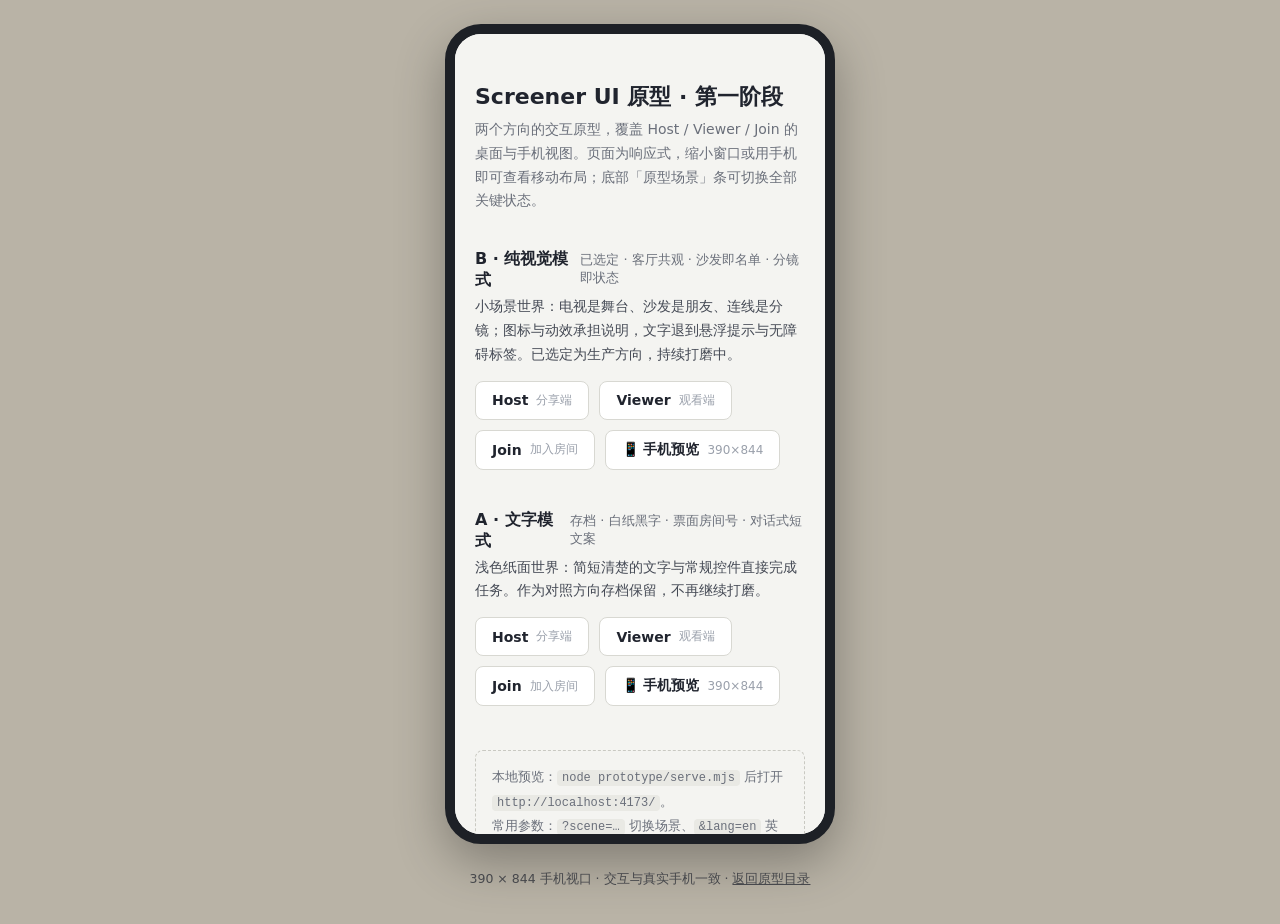
<file: prototype/frame.html>
<!doctype html>
<html lang="zh-CN">
<head>
<meta charset="utf-8">
<meta name="viewport" content="width=device-width, initial-scale=1">
<title>Screener 手机预览</title>
<style>
  :root { color-scheme: light dark; }
  * { box-sizing: border-box; }
  body {
    margin: 0; min-height: 100dvh; padding: 24px 16px;
    display: grid; place-items: center; gap: 14px;
    background: #b9b3a6; color: #20242e;
    font-family: ui-sans-serif, system-ui, "PingFang SC", "Microsoft YaHei", sans-serif;
  }
  .hint { font-size: 12.5px; opacity: .72; }
  .hint a { color: inherit; }
  .device {
    width: 390px; height: 844px;
    max-height: calc(100dvh - 80px);
    border: 10px solid #1d2026;
    border-radius: 36px;
    overflow: hidden;
    background: #fff;
    box-shadow: 0 18px 50px rgba(0,0,0,.3);
    display: grid;
  }
  iframe { width: 100%; height: 100%; border: 0; display: block; }
</style>
</head>
<body>
<div class="device"><iframe id="view" title="手机预览"></iframe></div>
<p class="hint">390 × 844 手机视口 · 交互与真实手机一致 · <a href="index.html" id="back">返回原型目录</a></p>
<script>
  const q = new URLSearchParams(location.search);
  const src = q.get("src") ?? "index.html";
  document.getElementById("view").src = "./" + src;
  document.getElementById("back").href = "index.html" + (q.get("lang") ? "?lang=" + q.get("lang") : "");
</script>
</body>
</html>
</file>
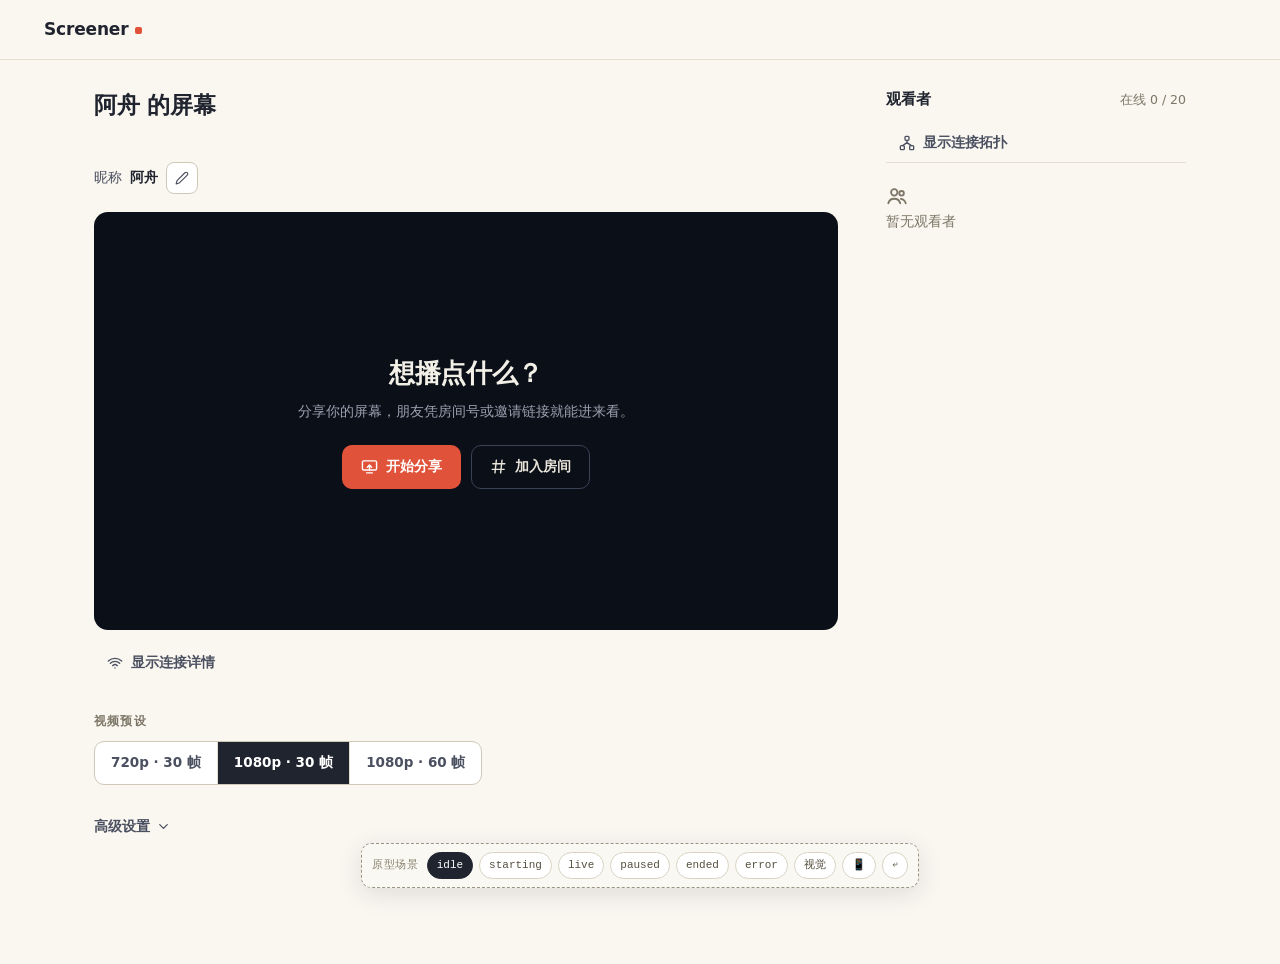
<file: prototype/a-text/host.html>
<!doctype html>
<html lang="zh-CN">
<head>
<meta charset="utf-8">
<meta name="viewport" content="width=device-width, initial-scale=1">
<title>Screener · Host (A 文字模式)</title>
<link rel="stylesheet" href="a.css">
<link rel="stylesheet" href="../shared/scenebar.css">
</head>
<body data-page="host">
<div class="a-shell">
  <header class="a-header" id="a-header">
    <a class="a-brand" href="../../index.html">Screener</a>
    <div class="a-header-status" id="header-status"></div>
  </header>
  <main class="a-main" id="host-root"></main>
</div>
<script src="../shared/strings.js"></script>
<script src="../shared/scenes.js"></script>
<script src="../shared/icons.js"></script>
<script src="../shared/feed.js"></script>
<script src="a.js"></script>
</body>
</html>
</file>
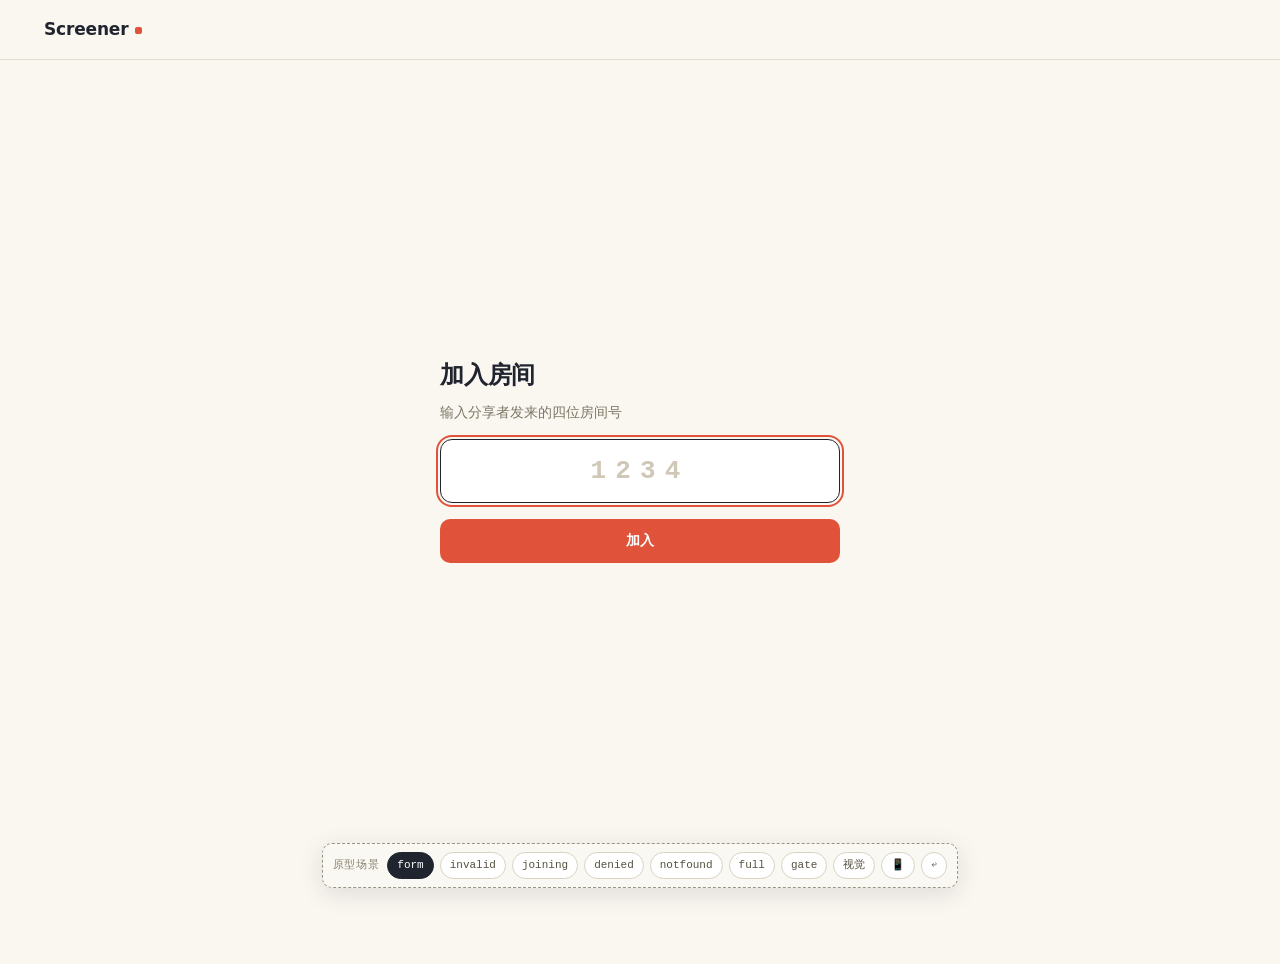
<file: prototype/a-text/join.html>
<!doctype html>
<html lang="zh-CN">
<head>
<meta charset="utf-8">
<meta name="viewport" content="width=device-width, initial-scale=1">
<title>Screener · Join (A 文字模式)</title>
<link rel="stylesheet" href="a.css">
<link rel="stylesheet" href="../shared/scenebar.css">
</head>
<body data-page="join">
<div class="a-shell">
  <header class="a-header" id="a-header">
    <a class="a-brand" href="../../index.html">Screener</a>
    <div class="a-header-status" id="header-status"></div>
  </header>
  <main id="join-root" style="flex:1;display:grid"></main>
</div>
<script src="../shared/strings.js"></script>
<script src="../shared/scenes.js"></script>
<script src="../shared/icons.js"></script>
<script src="../shared/feed.js"></script>
<script src="a.js"></script>
</body>
</html>
</file>
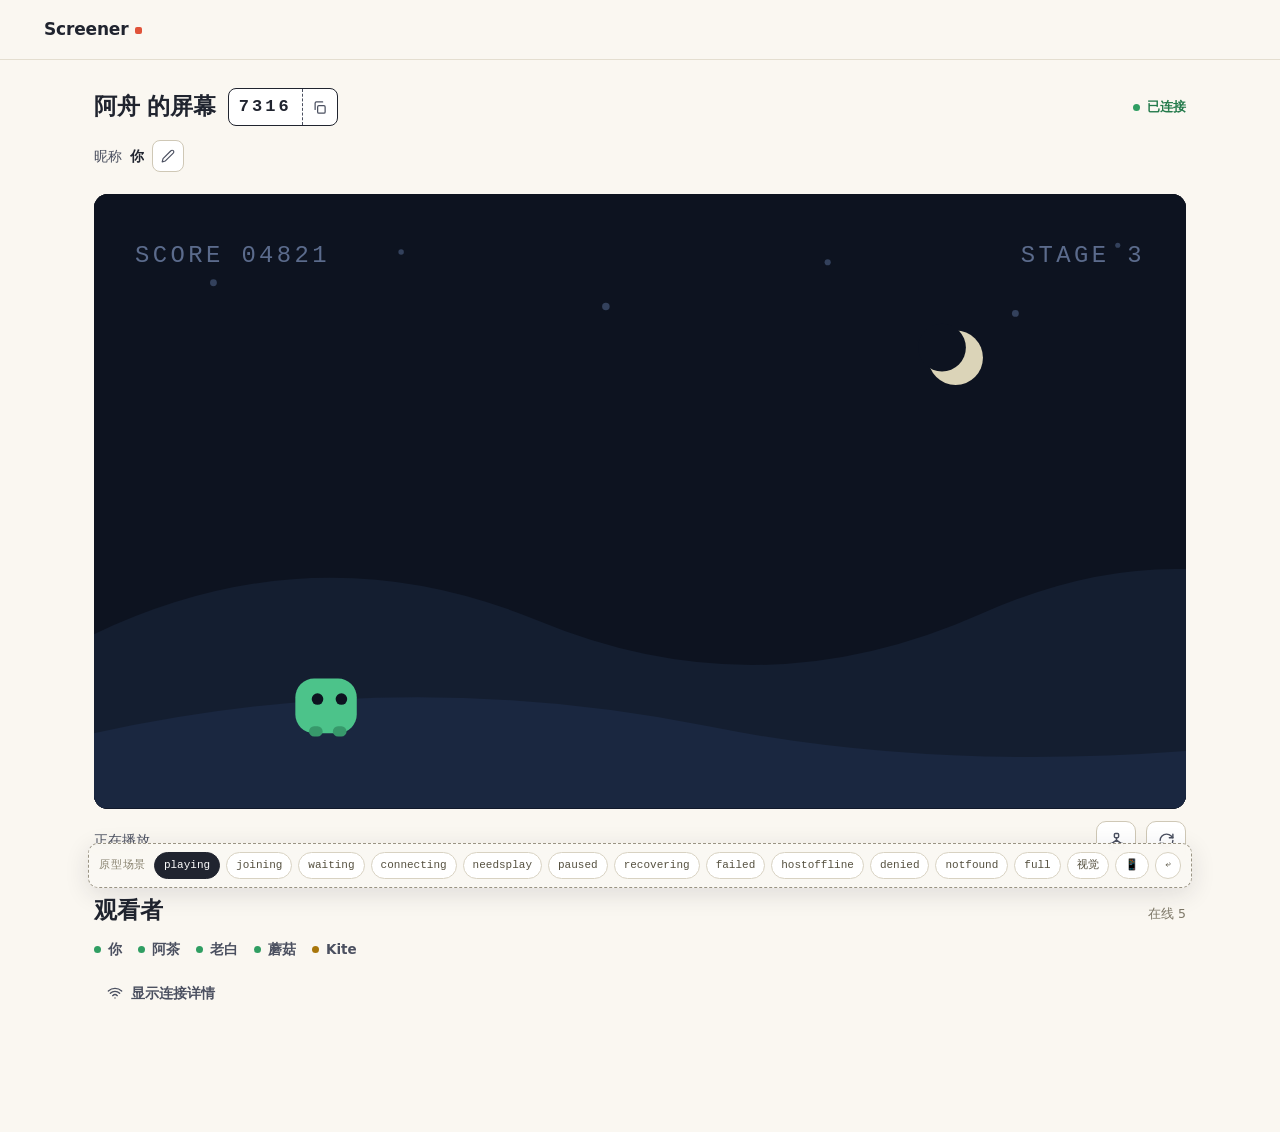
<file: prototype/a-text/viewer.html>
<!doctype html>
<html lang="zh-CN">
<head>
<meta charset="utf-8">
<meta name="viewport" content="width=device-width, initial-scale=1">
<title>Screener · Viewer (A 文字模式)</title>
<link rel="stylesheet" href="a.css">
<link rel="stylesheet" href="../shared/scenebar.css">
</head>
<body data-page="viewer">
<div class="a-shell">
  <header class="a-header" id="a-header">
    <a class="a-brand" href="../../index.html">Screener</a>
    <div class="a-header-status" id="header-status"></div>
  </header>
  <main class="a-main" id="viewer-root"></main>
</div>
<script src="../shared/strings.js"></script>
<script src="../shared/scenes.js"></script>
<script src="../shared/icons.js"></script>
<script src="../shared/feed.js"></script>
<script src="a.js"></script>
</body>
</html>
</file>
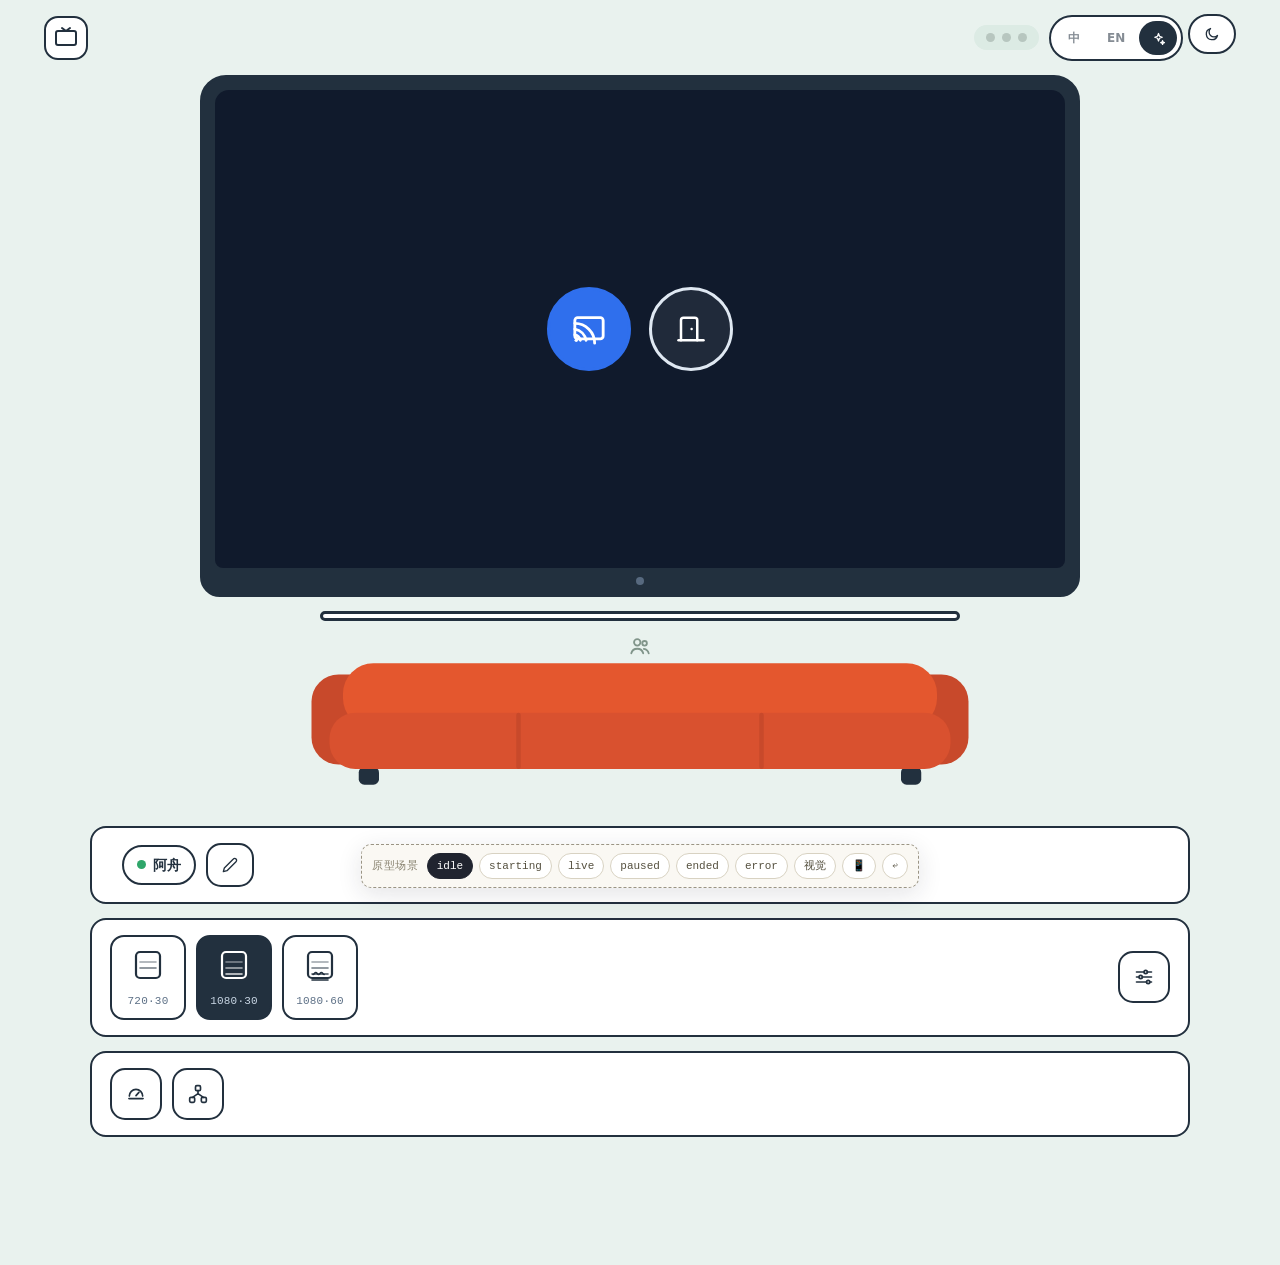
<file: prototype/b-visual/host.html>
<!doctype html>
<html lang="zh-CN">
<head>
<meta charset="utf-8">
<meta name="viewport" content="width=device-width, initial-scale=1">
<title>Screener · Host (B 纯视觉)</title>
<script>
try {
  var theme = new URLSearchParams(location.search).get("theme")
    || localStorage.getItem("screener-proto-theme")
    || (matchMedia("(prefers-color-scheme: dark)").matches ? "dark" : "light");
  document.documentElement.dataset.theme = theme === "dark" ? "dark" : "light";
} catch (e) { document.documentElement.dataset.theme = "light"; }
</script>
<link rel="stylesheet" href="b.css">
<link rel="stylesheet" href="../shared/scenebar.css">
</head>
<body data-page="host">
<header class="b-top">
  <a class="b-brand" href="../../index.html" title="Screener" aria-label="Screener">
    <svg width="24" height="24" viewBox="0 0 24 24" fill="none" stroke="currentColor" stroke-width="2" stroke-linecap="round" stroke-linejoin="round" aria-hidden="true"><rect x="2" y="5" width="20" height="14" rx="2"/><path d="M8 2l4 3 4-3"/></svg>
  </a>
  <span class="b-top-right">
    <span id="header-leds"></span>
    <span id="header-mode"></span>
  </span>
</header>
<main class="b-room" id="host-root"></main>
<script src="../shared/strings.js"></script>
<script src="../shared/scenes.js"></script>
<script src="../shared/icons.js"></script>
<script src="../shared/feed.js"></script>
<script src="b.js"></script>
</body>
</html>
</file>
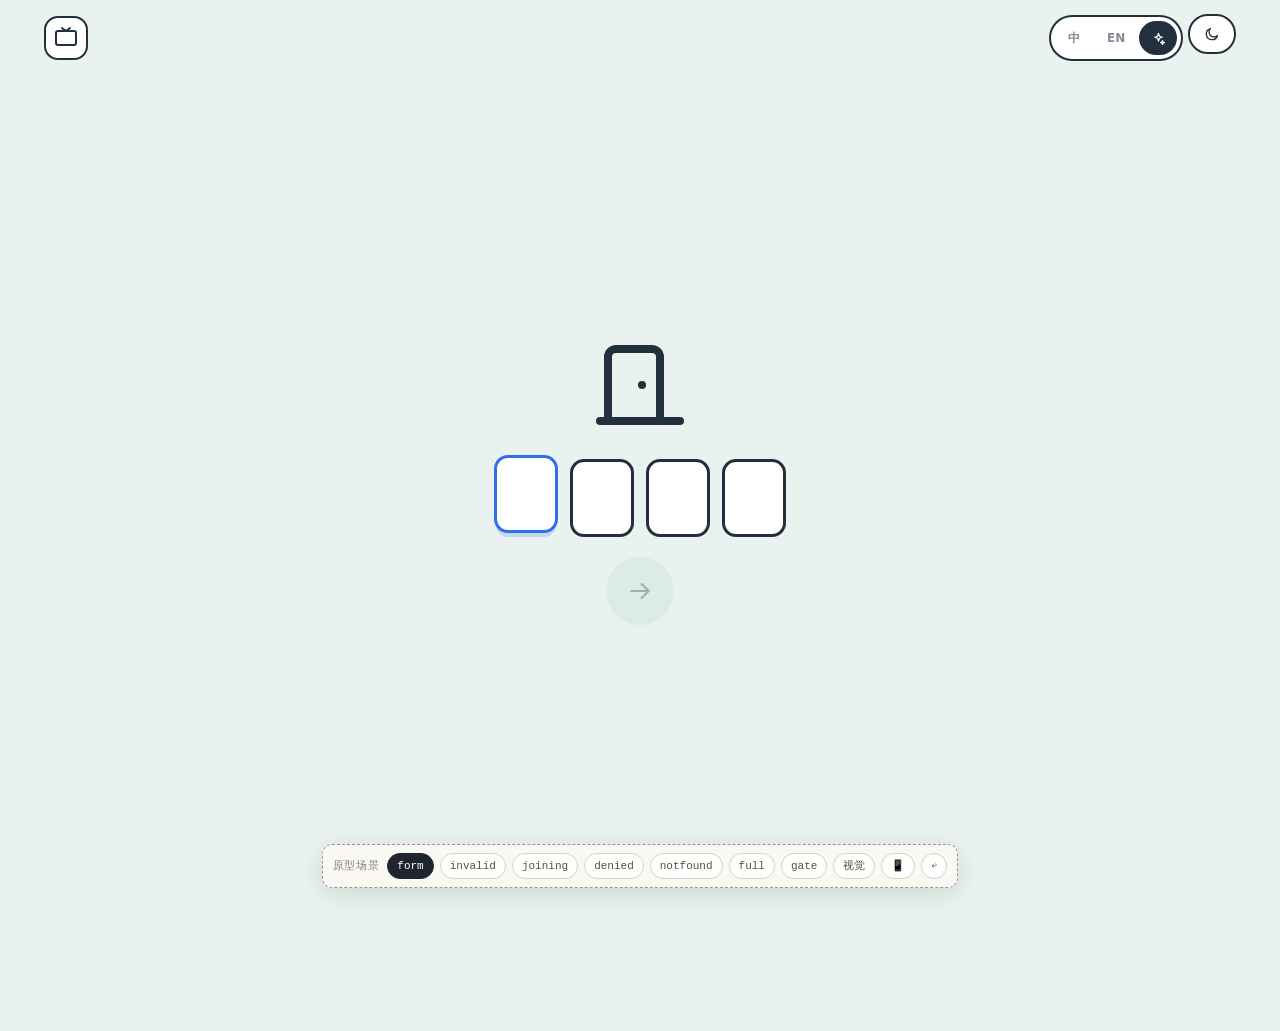
<file: prototype/b-visual/join.html>
<!doctype html>
<html lang="zh-CN">
<head>
<meta charset="utf-8">
<meta name="viewport" content="width=device-width, initial-scale=1">
<title>Screener · Join (B 纯视觉)</title>
<script>
try {
  var theme = new URLSearchParams(location.search).get("theme")
    || localStorage.getItem("screener-proto-theme")
    || (matchMedia("(prefers-color-scheme: dark)").matches ? "dark" : "light");
  document.documentElement.dataset.theme = theme === "dark" ? "dark" : "light";
} catch (e) { document.documentElement.dataset.theme = "light"; }
</script>
<link rel="stylesheet" href="b.css">
<link rel="stylesheet" href="../shared/scenebar.css">
</head>
<body data-page="join">
<header class="b-top">
  <a class="b-brand" href="../../index.html" title="Screener" aria-label="Screener">
    <svg width="24" height="24" viewBox="0 0 24 24" fill="none" stroke="currentColor" stroke-width="2" stroke-linecap="round" stroke-linejoin="round" aria-hidden="true"><rect x="2" y="5" width="20" height="14" rx="2"/><path d="M8 2l4 3 4-3"/></svg>
  </a>
  <span class="b-top-right">
    <span id="header-mode"></span>
  </span>
</header>
<main id="join-root" style="min-height:calc(100dvh - 60px);display:grid"></main>
<script src="../shared/strings.js"></script>
<script src="../shared/scenes.js"></script>
<script src="../shared/icons.js"></script>
<script src="../shared/feed.js"></script>
<script src="b.js"></script>
</body>
</html>
</file>
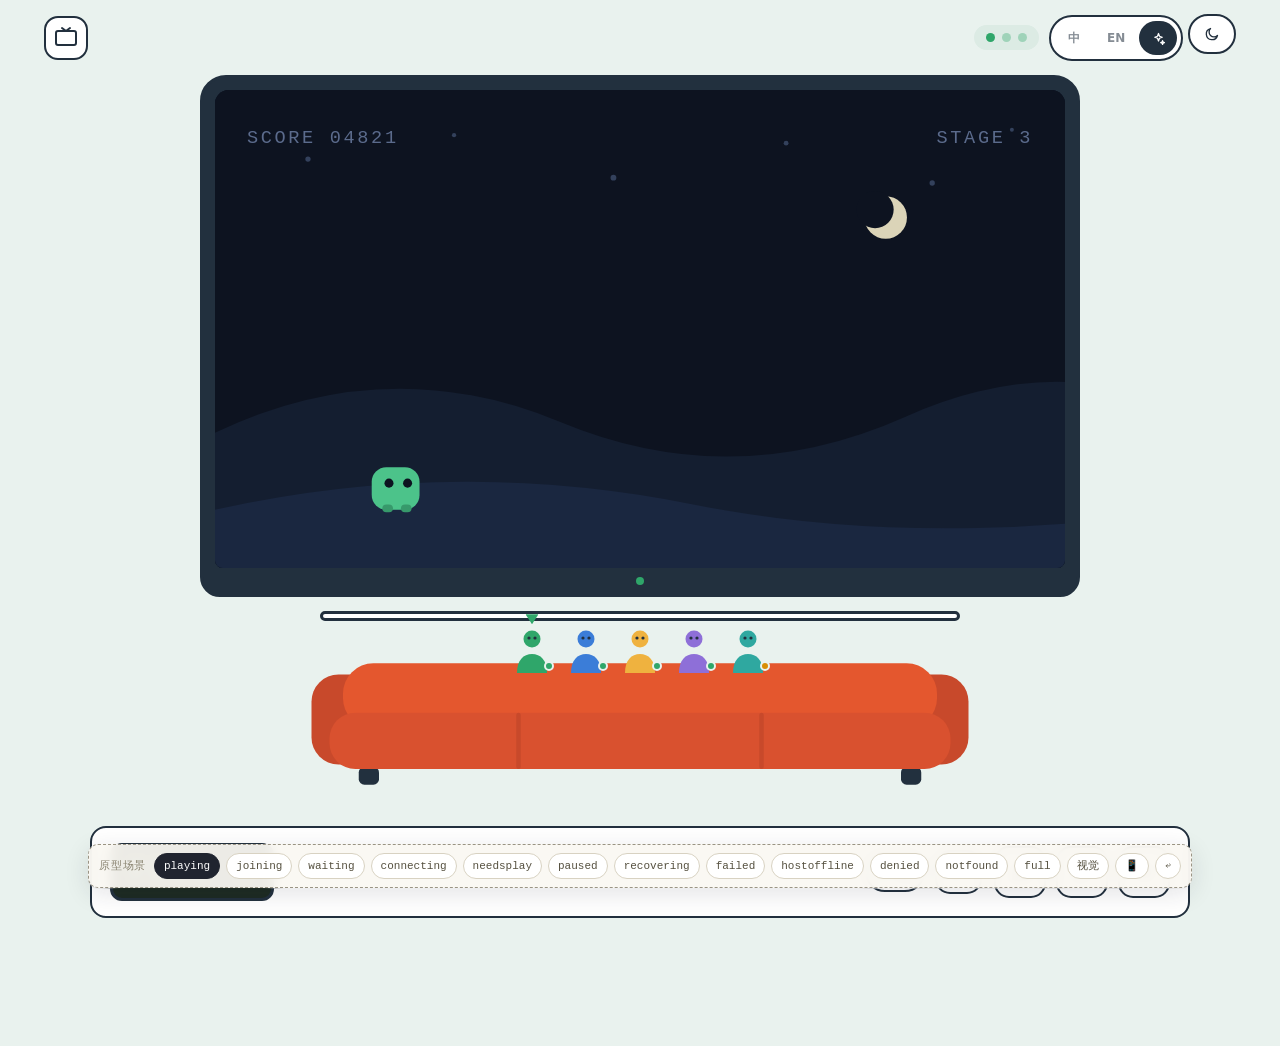
<file: prototype/b-visual/viewer.html>
<!doctype html>
<html lang="zh-CN">
<head>
<meta charset="utf-8">
<meta name="viewport" content="width=device-width, initial-scale=1">
<title>Screener · Viewer (B 纯视觉)</title>
<script>
try {
  var theme = new URLSearchParams(location.search).get("theme")
    || localStorage.getItem("screener-proto-theme")
    || (matchMedia("(prefers-color-scheme: dark)").matches ? "dark" : "light");
  document.documentElement.dataset.theme = theme === "dark" ? "dark" : "light";
} catch (e) { document.documentElement.dataset.theme = "light"; }
</script>
<link rel="stylesheet" href="b.css">
<link rel="stylesheet" href="../shared/scenebar.css">
</head>
<body data-page="viewer">
<header class="b-top">
  <a class="b-brand" href="../../index.html" title="Screener" aria-label="Screener">
    <svg width="24" height="24" viewBox="0 0 24 24" fill="none" stroke="currentColor" stroke-width="2" stroke-linecap="round" stroke-linejoin="round" aria-hidden="true"><rect x="2" y="5" width="20" height="14" rx="2"/><path d="M8 2l4 3 4-3"/></svg>
  </a>
  <span class="b-top-right">
    <span id="header-leds"></span>
    <span id="header-mode"></span>
  </span>
</header>
<main class="b-room" id="viewer-root"></main>
<script src="../shared/strings.js"></script>
<script src="../shared/scenes.js"></script>
<script src="../shared/icons.js"></script>
<script src="../shared/feed.js"></script>
<script src="b.js"></script>
</body>
</html>
</file>
<file: site/styles.css>
:root {
  color-scheme: light;
  --wall: #e9f2ee;
  --paper: #fafaf3;
  --ink: #22303e;
  --muted: #52635e;
  --line: #c6d6cc;
  --green: #256b47;
  --orange: #e4572e;
  --soft-orange: #f7e5cc;
  --button-ink: #fafaf3;
  --drawing: #22303e;
  --art-mint: #c4e3ce;
  --art-paper: #fffdf4;
  --art-blue: #a2c8e8;
  --art-yellow: #f5d37a;
  --art-orange: #ee8955;
  --art-pink: #e9b1bb;
  --couch: #e9ad63;
  --couch-dark: #cd8845;
  --comic-beat: 3.2s;
}
@media (prefers-color-scheme: dark) {
  :root:not([data-theme="light"]) { color-scheme: dark; --wall: #14232b; --paper: #1b2d34; --ink: #eef4eb; --muted: #b3c4bd; --line: #3b5155; --green: #9bdbb2; --orange: #f28d66; --soft-orange: #3d342c; --button-ink: #14232b; }
}
:root[data-theme="dark"] { color-scheme: dark; --wall: #14232b; --paper: #1b2d34; --ink: #eef4eb; --muted: #b3c4bd; --line: #3b5155; --green: #9bdbb2; --orange: #f28d66; --soft-orange: #3d342c; --button-ink: #14232b; }
* { box-sizing: border-box; }
html { scroll-behavior: smooth; scroll-padding-top: 30px; }
body { margin: 0; background: var(--wall); color: var(--ink); font: 16px/1.6 ui-sans-serif, system-ui, -apple-system, BlinkMacSystemFont, "Segoe UI", "PingFang SC", "Microsoft YaHei", sans-serif; -webkit-font-smoothing: antialiased; }
html[lang="en"] [lang="zh-CN"]:not(#language),
html[lang="zh-CN"] [lang="en"]:not(#language) { display: none; }
[hidden] { display: none !important; }
::selection { background: var(--art-yellow); color: var(--drawing); }
a { color: inherit; text-underline-offset: 5px; text-decoration-thickness: 1px; }
button, select { font: inherit; color: inherit; }
button, select, summary { cursor: pointer; }
button { background: none; }
button, a, select, summary { -webkit-tap-highlight-color: transparent; touch-action: manipulation; }
:focus-visible { outline: 3px solid var(--orange); outline-offset: 5px; }
h1, h2, h3, p { margin: 0; }
h1, h2, h3 { text-wrap: balance; }
.phrase { display: inline-block; }
h1, h2 { font-weight: 750; letter-spacing: -.055em; }
p { text-wrap: pretty; }
svg { display: block; }
.wrap { width: min(1200px, calc(100% - 96px)); margin-inline: auto; }
.symbols { position: absolute; width: 0; height: 0; overflow: hidden; }
.sr-only { position: absolute; width: 1px; height: 1px; padding: 0; overflow: hidden; clip: rect(0, 0, 0, 0); white-space: nowrap; border: 0; }
.skip-link { position: absolute; left: 20px; top: -80px; z-index: 5; background: var(--ink); color: var(--paper); padding: 10px 20px; border-radius: 8px; }
.skip-link:focus { top: 12px; }
.site-header { min-height: 100px; display: flex; align-items: center; gap: 32px; border-bottom: 1px solid var(--line); }
.site-header nav { display: flex; flex-wrap: wrap; column-gap: 25px; margin-left: auto; }
.site-header nav a { display: inline-flex; align-items: center; min-height: 44px; font-size: 14px; font-weight: 600; text-decoration: none; }
.site-header nav a:is(:hover, :focus-visible), .footer-links a:is(:hover, :focus-visible) { color: var(--green); }
.preferences { display: flex; align-items: center; gap: 13px; border-left: 1px solid var(--line); padding-left: 24px; }
.preferences button { min-height: 44px; padding: 6px 3px; font-size: 13px; border: 0; }
.theme-picker { display: flex; align-items: center; gap: 4px; }
.theme-picker svg { width: 17px; height: 17px; }
.theme-picker select { min-height: 44px; max-width: 92px; border: 0; background: transparent; font-size: 12px; padding: 4px; }
.theme-picker option { color: var(--ink); background: var(--paper); }
.hero { display: grid; grid-template-columns: 1fr 1.08fr; align-items: center; gap: 18px; padding-block: 76px 77px; }
.hero-copy { position: relative; z-index: 1; min-width: 0; padding-bottom: 9px; }
.eyebrow { display: flex; align-items: center; gap: 9px; color: var(--green); font-size: 11px; font-weight: 750; letter-spacing: .12em; text-transform: uppercase; }
.status-dot { width: 7px; height: 7px; flex: none; border-radius: 100%; background: var(--green); box-shadow: 0 0 0 4px color-mix(in srgb, var(--green) 10%, transparent); }
h1 { font-size: clamp(49px, 5.7vw, 76px); line-height: 1.06; margin-block: 22px 23px; }
.highlight { position: relative; white-space: nowrap; }
.highlight::after { content: ""; position: absolute; left: 1px; right: -2px; bottom: -5px; height: 6px; background: var(--orange); border-radius: 50%; transform: rotate(-2deg); }
.hero-description { font-size: 18px; line-height: 1.8; color: var(--muted); margin-bottom: 28px; }
.hero-actions { display: flex; align-items: center; flex-wrap: wrap; gap: 16px 24px; }
.text-link { display: inline-flex; align-items: center; min-height: 44px; font-size: 13px; font-weight: 650; }
.button { display: inline-flex; justify-content: center; align-items: center; gap: 29px; min-height: 54px; padding: 12px 25px; border: 2px solid var(--ink); border-radius: 999px; text-decoration: none; font-size: 14px; font-weight: 700; transition: transform .22s cubic-bezier(.2, .9, .3, 1.4); }
.button svg { width: 22px; height: 22px; transition: transform .22s cubic-bezier(.2, .9, .3, 1.4); }
.primary { background: var(--ink); color: var(--button-ink); box-shadow: 0 4px 0 color-mix(in srgb, var(--ink) 18%, transparent); }
.button:not(:disabled):is(:hover, :focus-visible) { transform: translateY(-3px); box-shadow: 0 7px 0 color-mix(in srgb, var(--ink) 18%, transparent); }
.button:not(:disabled):is(:hover, :focus-visible) svg { transform: translateY(3px); }
.button:not(:disabled):active { transform: translateY(2px); box-shadow: 0 1px 0 color-mix(in srgb, var(--ink) 18%, transparent); }
.hero-note { color: var(--muted); font-size: 12px; line-height: 1.7; margin-top: 18px; }
.film-actions { display:flex; align-items:center; flex-wrap:wrap; gap:0 20px; margin-top:18px; }
.film-link { display:inline-flex; align-items:center; gap:10px; min-height:44px; text-decoration:none; font-size:12px; font-weight:650; }
.film-play { display:grid; place-items:center; width:33px; height:33px; border-radius:50%; color:var(--orange); background:var(--paper); transition:transform .22s cubic-bezier(.2,.9,.3,1.4); }
.film-play svg { width:23px; height:23px; }
.film-link:is(:hover,:focus-visible) .film-play { transform:scale(1.12); }
.film-length { color:var(--muted); font-size:10px; font-weight:400; padding-left:4px; }
.film-preview { container-type:inline-size; margin-bottom:36px; }
.film-preview > summary { justify-content:flex-start; padding:14px 0; }
.film-preview > summary::after { content:none; }
.film-collapse { margin-left:auto; font-size:12px; color:var(--muted); }
.film-preview iframe { display:block; width:100%; height:calc(56.25cqw + 144px); border:0; }
.download-help { margin-top:22px; text-align:center; }
.download-links { display:flex; justify-content:center; align-items:center; flex-wrap:wrap; gap:12px 24px; margin-bottom:14px; }
.download-help p { max-width:760px; margin:6px auto 0; color:var(--muted); font-size:13px; }
.hero-scene { min-width: 0; }
.living-room { display: block; width: 108%; height: auto; max-width: none; margin-left: -5%; }
.scene-caption { display: flex; justify-content: center; align-items: center; gap: 10px; font-size: 12px; color: var(--muted); margin-top: 2px; }
.scene-caption p { min-width: 0; overflow: hidden; text-overflow: ellipsis; white-space: nowrap; }
.caption-line { flex: none; width: 23px; height: 1px; background: var(--orange); transform: rotate(-6deg); }
.how-section { padding-block: 67px 63px; background: var(--paper); border-block: 1px solid var(--line); }
.section-heading { text-align: center; }
.section-heading .eyebrow { justify-content: center; }
h2 { font-size: clamp(30px, 3.25vw, 42px); line-height: 1.2; margin-top: 12px; }
.section-heading > p:last-child:not(.eyebrow) { color: var(--muted); margin-top: 16px; font-size: 15px; }
.steps { display: grid; grid-template-columns: repeat(3, 1fr); gap: 49px; margin: 42px 0 0; padding: 0; list-style: none; }
.steps li { position: relative; }
.steps li:not(:last-child)::after { position: absolute; content: "↗"; top: 49px; right: -34px; font-size: 27px; font-weight: 350; color: var(--muted); transform: rotate(28deg); }
.step-art { position: relative; display: block; width: 100%; height: 126px; padding: 0; border: 0; border-radius: 12px; margin-bottom: 15px; }
.step-art svg { width: 100%; height: 100%; }
.step-art:disabled { cursor: default; }
.art-replay { position: absolute; right: max(0px, calc(50% - 100px)); bottom: 0; color: var(--muted); font-size: 18px; }
.step-art:disabled .art-replay { display: none; }
.steps li:is(:hover, :focus-within) .art-replay { color: var(--green); }
.step-number { font-size: 11px; font-weight: 700; letter-spacing: .1em; color: var(--green); margin-bottom: 8px; }
.step-number span { color: var(--line); margin-left: 5px; }
h3 { font-size: 21px; font-weight: 700; letter-spacing: -.03em; line-height: 1.35; }
.steps li > p:last-child { margin-top: 12px; font-size: 14px; line-height: 1.75; color: var(--muted); }
.download-section { padding-block: 76px 60px; }
.release-note { display: flex; justify-content: center; align-items: baseline; flex-wrap: wrap; gap: 8px 13px; margin: 27px auto; color: var(--muted); font-size: 13px; text-align: center; }
.download-cards { display: grid; grid-template-columns: repeat(3, minmax(0, 1fr)); gap: 18px; }
.download-card { display: flex; flex-direction: column; align-items: flex-start; padding: 28px; background: var(--paper); border: 1px solid var(--line); border-radius: 24px; box-shadow: 0 4px 0 color-mix(in srgb, var(--line) 40%, transparent); }
.platform-mark { display: grid; place-items: center; width: 52px; height: 52px; margin-bottom: 18px; border-radius: 16px; background: var(--wall); }
.platform-mark svg { width: 30px; height: 30px; }
.download-card h3 { font-size: 25px; }
.download-card > p { margin: 10px 0 23px; color: var(--muted); font-size: 13px; line-height: 1.8; }
.download-button { width: 100%; gap: 10px; padding: 12px 15px; border-width: 1.5px; min-height: 48px; font-size: 13px; }
.download-button svg { flex: none; width: 20px; height: 20px; }
.download-card .download-button { margin-top: auto; }
.download-card > a:not(.button) { display: inline-flex; align-items: center; min-height: 44px; margin-top: 8px; font-size: 12px; }
.start-section { padding-block: 45px 67px; }
.guide-links { display: flex; flex-wrap: wrap; justify-content: center; gap: 9px; margin: 28px 0; }
.guide-links a { display: inline-flex; align-items: center; min-height: 44px; padding: 8px 18px; background: var(--paper); border: 1px solid var(--line); border-radius: 999px; text-decoration: none; font-size: 13px; font-weight: 650; }
.guide-links a:is(:hover, :focus-visible) { border-color: var(--green); color: var(--green); }
.guide { margin-top: 15px; border: 1px solid var(--line); border-radius: 24px; background: var(--paper); }
.guide > summary { padding: 24px 28px; border-radius: 24px; }
.guide-number { display: grid; place-items: center; flex: none; width: 39px; height: 39px; border: 1px solid var(--line); border-radius: 13px; font-size: 12px; font-weight: 750; color: var(--green); }
.guide-heading { flex: 1; font-size: 21px; }
.guide-heading small { display: block; margin-top: 4px; color: var(--muted); font-size: 12px; font-weight: 400; }
.guide-body { display: grid; grid-template-columns: minmax(0, 1.55fr) minmax(0, 1fr); gap: 38px; padding: 5px 30px 30px; }
.guide-steps { margin: 0; padding-left: 25px; }
.guide-steps > li { padding-left: 8px; margin-bottom: 23px; font-size: 14px; line-height: 1.8; }
.guide-steps > li:last-child { margin-bottom: 0; }
.guide-steps > li::marker { color: var(--green); font-size: 12px; font-weight: 750; }
.guide-steps strong { font-weight: 700; }
.guide-body p { max-width: none; margin: 6px 0 0; padding: 0; color: var(--muted); font-size: 13px; line-height: 1.85; }
.guide-note { align-self: start; min-width: 0; padding: 23px; border: 1px solid var(--line); border-radius: 18px; background: var(--wall); }
.guide-note h3 { font-size: 16px; }
.guide-note p + p { margin-top: 15px; }
.guide-note > a:not(.button) { display: block; padding-block: 12px 0; font-size: 13px; }
.guide-note .download-button { margin-top: 22px; }
.launch-files { margin: 12px 0 0; padding: 12px 16px; border-left: 2px solid var(--line); font-size: 13px; }
.launch-files div { display: flex; flex-wrap: wrap; gap: 4px 12px; }
.launch-files dt { min-width: 65px; font-weight: 650; }
.launch-files dd { margin: 0; }
.guide code { overflow-wrap: anywhere; font: .95em ui-monospace, SFMono-Regular, Consolas, "Liberation Mono", monospace; }
.watch-guide { display: flex; gap: 24px; margin-top: 28px; padding: 28px; border: 1px solid var(--line); border-radius: 24px; }
.watch-guide > svg { flex: none; width: 42px; height: 42px; color: var(--green); }
.watch-guide ol { padding-left: 20px; margin-block: 15px; font-size: 14px; line-height: 1.8; }
.watch-guide p { max-width: 820px; color: var(--muted); font-size: 13px; line-height: 1.85; }
.modes { margin: 15px 0 20px; font-size: 14px; }
.modes div + div { margin-top: 10px; }
.modes dt { font-weight: 700; }
.modes dd { color: var(--muted); margin: 2px 0 0; font-size: 13px; }
.faq-section { display: grid; grid-template-columns: 1fr 1.9fr; gap: 55px; border-top: 1px solid var(--line); padding-block: 61px 71px; }
.faq-intro h2 { margin-top: 15px; }
.faq-tv { width: 76px; height: 76px; margin-top: 30px; transform: rotate(-7deg); color: var(--green); }
.questions details { border-bottom: 1px solid var(--line); }
.questions details:first-child { border-top: 1px solid var(--line); }
.faq-more { margin-top: 22px; color: var(--muted); font-size: 14px; }
.faq-more a { color: var(--ink); }
summary { display: flex; align-items: center; justify-content: space-between; gap: 20px; padding: 21px 0; font-size: 15px; font-weight: 650; list-style: none; }
summary::-webkit-details-marker { display: none; }
summary::after { content: "+"; flex: none; width: 22px; font-size: 21px; font-weight: 400; text-align: center; color: var(--green); }
details[open] > summary::after { content: "−"; }
details p { max-width: 610px; padding: 0 24px 23px 0; color: var(--muted); font-size: 14px; line-height: 1.85; }
.project-note { display: flex; align-items: flex-start; gap: 30px; padding: 32px 36px; background: var(--soft-orange); border: 1px solid color-mix(in srgb, var(--orange) 30%, var(--line)); border-radius: 18px; }
.project-tv { width: 62px; height: 62px; flex: none; color: var(--green); }
.project-content { flex: 1; min-width: 0; }
.project-note h2 { margin: 0; font-size: clamp(23px, 2.2vw, 29px); letter-spacing: -.035em; }
.project-note p { max-width: 790px; margin-block: 12px; color: var(--muted); font-size: 14px; }
.project-note a { display: inline-flex; align-items: center; min-height: 44px; padding-block: 6px; font-size: 14px; font-weight: 650; }
.project-note a:is(:hover, :focus-visible) { color: var(--green); }
.project-note .eyebrow { margin: 0 0 8px; font-size: 11px; }
.docs-links { display: grid; grid-template-columns: repeat(3, minmax(0, 1fr)); gap: 22px; margin: 22px 0; padding: 18px 0 0; border-top: 1px solid color-mix(in srgb, var(--orange) 30%, var(--line)); list-style: none; }
.docs-links p { margin: 0; font-size: 13px; }
.project-note .docs-note { margin-bottom: 0; font-size: 12px; }
.site-footer { display: flex; align-items: center; flex-wrap: wrap; column-gap: 20px; padding-block: 48px 29px; }
.footer-identity { display: flex; align-items: center; gap: 8px; font-size: 21px; font-weight: 750; letter-spacing: -.035em; }
.footer-identity svg { width: 28px; height: 28px; }
.footer-identity p { color: var(--muted); margin-left: 12px; font-size: 11px; font-weight: 400; letter-spacing: 0; }
.footer-links { display: flex; flex-wrap: wrap; gap: 24px; margin-left: auto; font-size: 12px; }
.footer-links a { display: inline-flex; align-items: center; min-height: 44px; text-decoration: none; }
.display-settings { flex-basis: 100%; text-align: right; }
.display-settings > summary { justify-content: flex-end; gap: 8px; min-height: 44px; padding: 0; font-size: 12px; font-weight: 400; }
.display-settings label { display: flex; align-items: center; justify-content: flex-end; gap: 8px; min-height: 44px; font-size: 12px; }
.display-settings input { accent-color: var(--green); width: 16px; height: 16px; margin: 0; }
.display-settings p { max-width: none; padding: 0; font-size: 12px; }
.footer-note { flex-basis: 100%; text-align: right; margin-top: 9px; color: var(--muted); font-size: 11px; }
html[lang="zh-CN"] h1 { font-size: clamp(45px, 5.4vw, 72px); line-height: 1.24; letter-spacing: -.03em; }
html[lang="zh-CN"] :is(h2, h3) { letter-spacing: -.025em; }
html[lang="zh-CN"] .eyebrow { letter-spacing: .13em; }
@media (min-width: 1450px) { .hero { padding-block: 90px; } }
@media (max-width: 1000px) {
  .wrap { width: calc(100% - 56px); }
  .site-header { gap: 23px; }
  .site-header nav { gap: 20px; }
  .preferences { padding-left: 18px; }
  .hero { gap: 7px; padding-block: 59px 65px; }
  h1 { font-size: 56px; }
  .hero-description { font-size: 16px; }
  .hero-note { max-width: 290px; }
  .steps { gap: 30px; }
  .steps li:not(:last-child)::after { right: -23px; }
  h3 { font-size: 19px; }
  .download-card { padding: 24px 20px; }
  .guide-body { gap: 24px; }
  .footer-identity p { display: none; }
}
@media (max-width: 740px) {
  .film-preview iframe { height:calc(56.25cqw + 196px); }
  .wrap { width: calc(100% - 40px); }
  .site-header { min-height: 83px; gap: 0 14px; flex-wrap:wrap; padding-top:12px; }
  .site-header nav { order:3; flex-basis:100%; justify-content:space-between; gap:0 12px; }
  .site-header nav a { font-size:12px; }
  .preferences { margin-left: auto; border-left: 0; padding-left: 0; gap: 10px; }
  .preferences button { font-size: 12px; }
  .theme-picker { gap: 0; }
  .theme-picker select { max-width: 75px; font-size: 11px; }
  .hero { grid-template-columns: 1fr; gap: 0; padding-block: 44px 35px; }
  .hero-copy { text-align: center; }
  .hero .eyebrow { justify-content: center; font-size: 10px; }
  h1 { margin-block: 22px; font-size: clamp(47px, 10.2vw, 68px); }
  html[lang="zh-CN"] h1 { font-size: clamp(43px, 9.5vw, 64px); }
  .hero-description { font-size: 16px; }
  .hero-actions { justify-content: center; gap: 10px 22px; }
  .hero-note { max-width: none; font-size: 11px; margin-top: 15px; }
  .hero-scene { width: min(550px, 100%); margin: 24px auto 0; }
  .living-room { width: 100%; margin-left: 0; }
  .scene-caption { font-size: 11px; margin-top: 8px; }
  .how-section { padding-block: 45px; }
  h2 { font-size: 30px; }
  html[lang="zh-CN"] .how-section h2 { font-size: clamp(23px, 6.7vw, 30px); }
  .section-heading .eyebrow { font-size: 10px; }
  .steps { grid-template-columns: 1fr; gap: 30px; max-width: 500px; margin: 36px auto 0; }
  .steps li { display: grid; grid-template-columns: 128px 1fr; grid-template-rows: auto auto 1fr; column-gap: 15px; }
  .step-art { height: auto; grid-row: 1 / 4; margin: 0; display: flex; align-items: center; }
  .step-art svg { height: auto; }
  .step-number { margin-bottom: 5px; }
  .steps h3 { font-size: 18px; }
  .steps li > p:last-child { margin-top: 7px; font-size: 13px; }
  .steps li:not(:last-child)::after { content: none; }
  .download-section { padding-block: 48px; }
  .start-section { padding-block: 12px 48px; }
  .section-heading > p:last-child:not(.eyebrow) { font-size: 14px; }
  .download-cards { grid-template-columns: 1fr; max-width: 500px; margin: auto; gap: 15px; }
  .download-card { padding: 23px; }
  .platform-mark { margin-bottom: 14px; }
  .guide > summary { padding: 20px 18px; gap: 12px; }
  .guide-heading { font-size: 18px; }
  .guide-number { width: 32px; height: 32px; border-radius: 10px; }
  .guide-body { grid-template-columns: 1fr; padding: 0 20px 22px; gap: 20px; }
  .guide-note { padding: 18px; }
  .guide-links { gap: 8px; }
  .guide-links a { padding: 8px 13px; }
  .watch-guide { padding: 22px; gap: 14px; }
  .watch-guide > svg { width: 28px; height: 28px; }
  .modes { display: grid; grid-template-columns: 1fr; gap: 10px; margin-bottom: 0; }
  .modes div + div { margin-top: 0; }
  .faq-section { grid-template-columns: 1fr; gap: 27px; padding-block: 42px; }
  .faq-intro { position: relative; }
  .faq-intro h2 br { display: none; }
  .faq-tv { position: absolute; right: 7px; top: 4px; width: 48px; height: 48px; margin: 0; }
  summary { font-size: 14px; padding-block: 20px; }
  details p { padding-right: 9px; }
  .project-note { padding: 24px; align-items: flex-start; gap: 18px; }
  .project-tv { width: 35px; height: 35px; }
  .project-note p { font-size: 14px; }
  .docs-links { grid-template-columns: 1fr; gap: 12px; }
  .project-note .docs-note { font-size: 12px; }
  .site-footer { padding-top: 34px; gap: 15px; }
  .footer-links { gap: 15px; }
  .footer-note { margin-top: 0; }
}
@media (max-width: 380px) {
  .wrap { width: calc(100% - 32px); }
  h1, html[lang="zh-CN"] h1 { font-size: clamp(34px, 11.5vw, 43px); }
  .hero-actions .button { gap: 18px; padding-inline: 18px; }
  .theme-picker svg { display: none; }
  .steps li { grid-template-columns: 99px 1fr; column-gap: 10px; }
  .steps h3 { font-size: 16px; }
  .project-note { padding: 21px; gap: 12px; }
  .project-tv { width: 28px; height: 28px; }
}
/* Small, finite scenes; the whole step owns hover, the button also supports tap/keys. */
@media (prefers-reduced-motion: no-preference) {
  .step-art g { transform-box: fill-box; transform-origin: center; }
  .steps li:is(:hover, :focus-within) .screen-cursor { animation: choose-screen var(--comic-beat) ease-in-out; }
  .steps li:is(:hover, :focus-within) .chosen-window { animation: window-response var(--comic-beat) ease-in-out; }
  .steps li:is(:hover, :focus-within) .invite-plane { animation: send-invite var(--comic-beat) ease-in-out; }
  .steps li:is(:hover, :focus-within) .invite-note { animation: note-response var(--comic-beat) ease-in-out; }
  .steps li:is(:hover, :focus-within) .sofa-friend { animation: take-a-seat var(--comic-beat) ease-out; }
  .steps li:is(:hover, :focus-within) .sofa-friend + .sofa-friend { animation-delay: .12s; }
  /* Keep finished timelines replayable; every scene ends at its original pose. */
  .steps li:is(:hover, :focus-within) .step-art [class] { animation-fill-mode: both; }
  .project-tv { transition: transform .35s cubic-bezier(.2, .9, .3, 1.4); }
  .project-note:is(:hover, :focus-within) .project-tv { transform: rotate(8deg); }
  details[open] p { animation: answer-appears .2s ease-out; }
}
@keyframes choose-screen {
  0%, 8%, 48%, 100% { transform: none; }
  22%, 34% { transform: translate(-62px, -19px); }
  28% { transform: translate(-62px, -19px) scale(.85); }
}
@keyframes window-response { 0%, 22%, 46%, 100% { transform: none; } 30% { transform: scale(1.07); } 38% { transform: scale(.99); } }
@keyframes send-invite {
  0%, 6%, 48%, 100% { transform: none; opacity: 1; }
  12% { transform: translate(-4px, 3px) rotate(7deg); opacity: 1; }
  32% { transform: translate(42px, -36px) rotate(-12deg); opacity: 0; }
  33% { transform: translate(-8px, 8px); opacity: 0; }
}
@keyframes note-response { 0%, 10%, 42%, 100% { transform: none; } 20% { transform: translateY(1px) rotate(-4deg); } 32% { transform: rotate(1deg); } }
@keyframes take-a-seat { 0% { transform: translateY(-8px); } 22% { transform: translateY(2px); } 32%, 100% { transform: none; } }
@keyframes answer-appears { from { opacity: 0; transform: translateY(-3px); } to { opacity: 1; transform: none; } }
@media (prefers-reduced-motion: reduce) {
  html { scroll-behavior: auto; }
  *, *::before, *::after { transition: none !important; }
  .button:not(:disabled):is(:hover, :focus-visible, :active), .button:not(:disabled):is(:hover, :focus-visible) svg { transform: none; }
}
html[data-reduced-motion] { scroll-behavior: auto; }
html[data-reduced-motion] *, html[data-reduced-motion] *::before, html[data-reduced-motion] *::after { animation: none !important; transition: none !important; }
html[data-reduced-motion] :is(.button, .button svg, .film-play, .project-tv) { transform: none !important; }
</file>
<file: site/assets/brand.css>
.identity { display:flex; gap:11px; align-items:center; text-decoration:none; font-size:32px; font-weight:800; letter-spacing:-.065em; line-height:1; color:inherit; }
.identity .mascot { width:37px; height:37px; overflow:visible; }
.identity-dot { color:#e4572e; }
.identity .mascot-face,.identity .mascot-eye-open,.identity .mascot-sparkles { transform-box:fill-box; transform-origin:center; }
@media (prefers-reduced-motion:no-preference) {
  .identity .mascot-shell > * { stroke-dasharray:1; animation:brand-draw .38s cubic-bezier(.45,.05,.35,1) both; }
  .identity .mascot-antenna { animation-duration:.26s; animation-delay:.26s; }
  .identity .mascot-feet { animation-duration:.22s; animation-delay:.36s; }
  .identity .mascot-face { animation:brand-face .18s ease-out .5s both; }
  .identity .mascot-eye-open { animation:brand-open 1.6s ease-in-out both; }
  .identity .mascot-eye-wink { animation:brand-wink 1.6s ease-in-out both; }
  .identity .mascot-sparkles { animation:brand-sparkle 1.6s cubic-bezier(.3,1.45,.45,1) both; }
}
@keyframes brand-draw { from { stroke-dashoffset:1; } to { stroke-dashoffset:0; } }
@keyframes brand-face { from { opacity:0; transform:scale(.35); } to { opacity:1; transform:scale(1); } }
@keyframes brand-open { 0%,34% { opacity:1; } 38%,100% { opacity:0; } }
@keyframes brand-wink { 0%,34% { opacity:0; } 38%,100% { opacity:1; } }
@keyframes brand-sparkle {
  0%,42% { opacity:0; transform:translate(-1px,2px) scale(.12) rotate(-20deg); }
  48% { opacity:1; transform:translate(0,0) scale(.85); }
  60% { opacity:1; transform:translate(5px,-5px) scale(1) rotate(18deg); }
  74% { opacity:.35; transform:translate(9px,-9px) scale(.55) rotate(34deg); }
  82%,100% { opacity:0; transform:translate(12px,-12px) scale(.2) rotate(48deg); }
}
@media(max-width:740px) { .identity { font-size:28px; gap:7px; } .identity .mascot { width:30px; height:30px; } }
</file>
<file: prototype/a-text/a.css>
/* Direction A — 白纸黑字: text-first, daylight paper, ticket-stub room code. */

:root {
  color-scheme: light;
  --paper: #faf7f1;
  --paper-2: #f2eee4;
  --paper-3: #ebe6d9;
  --ink: #20242f;
  --ink-2: #4b5060;
  --muted: #7d7767;
  --line: #e4ded0;
  --line-strong: #cfc8b6;
  --accent: #e0533a;
  --accent-deep: #c74531;
  --accent-soft: #fbe9e2;
  --live: #2f9e62;
  --live-soft: #e3f2e8;
  --warn: #a8760b;
  --warn-soft: #f7ecd4;
  --danger: #cf3f2e;
  --danger-soft: #f9e4e0;
  --stage: #0b0f18;
  --radius: 10px;
  --font: ui-sans-serif, system-ui, -apple-system, "Segoe UI", "PingFang SC",
    "Hiragino Sans GB", "Microsoft YaHei", "Noto Sans CJK SC", sans-serif;
  --mono: ui-monospace, "Cascadia Mono", SFMono-Regular, Consolas, monospace;
}

* { box-sizing: border-box; }

[hidden] { display: none !important; }

html, body { margin: 0; min-height: 100%; }

body {
  background: var(--paper);
  color: var(--ink);
  font-family: var(--font);
  font-size: 15px;
  line-height: 1.55;
  -webkit-font-smoothing: antialiased;
}

button, input, select { font: inherit; color: inherit; }
button { cursor: pointer; }
button:disabled { cursor: not-allowed; opacity: 0.45; }
h1, h2, h3, p, dl, dd, dt, figure { margin: 0; }
ul { margin: 0; padding: 0; list-style: none; }

:focus-visible {
  outline: 2px solid var(--accent);
  outline-offset: 2px;
  border-radius: 4px;
}

.visually-hidden {
  position: absolute;
  width: 1px; height: 1px;
  overflow: hidden;
  clip: rect(0 0 0 0);
  clip-path: inset(50%);
  white-space: nowrap;
}

/* ---------- header ---------- */

.a-header {
  display: flex;
  align-items: center;
  justify-content: space-between;
  gap: 12px;
  min-height: 60px;
  padding: 0 clamp(16px, 4vw, 44px);
  border-bottom: 1px solid var(--line);
}

.a-brand {
  display: inline-flex;
  align-items: baseline;
  gap: 7px;
  color: var(--ink);
  font-size: 17px;
  font-weight: 800;
  letter-spacing: -0.01em;
  text-decoration: none;
}
.a-brand::after {
  width: 7px; height: 7px;
  border-radius: 2px;
  background: var(--accent);
  content: "";
  transform: translateY(-1px);
}

.a-header-status { display: flex; align-items: center; gap: 10px; }

/* ---------- badges ---------- */

.a-badge {
  display: inline-flex;
  align-items: center;
  gap: 7px;
  font-size: 12.5px;
  font-weight: 600;
  color: var(--ink-2);
  white-space: nowrap;
}
.a-badge::before {
  width: 7px; height: 7px;
  border-radius: 50%;
  background: var(--muted);
  content: "";
}
.a-badge.is-live::before { background: var(--live); }
.a-badge.is-warn::before { background: var(--warn); }
.a-badge.is-danger::before { background: var(--danger); }
.a-badge.is-live { color: #237a4b; }
.a-badge.is-warn { color: var(--warn); }
.a-badge.is-danger { color: var(--danger); }

.a-route {
  display: inline-flex;
  align-items: center;
  gap: 5px;
  padding: 2px 8px;
  border: 1px solid var(--line-strong);
  border-radius: 999px;
  font-family: var(--mono);
  font-size: 11px;
  letter-spacing: 0.04em;
  color: var(--ink-2);
  white-space: nowrap;
}

/* ---------- buttons ---------- */

.a-btn {
  display: inline-flex;
  align-items: center;
  justify-content: center;
  gap: 8px;
  min-height: 44px;
  padding: 0 18px;
  border: 1px solid transparent;
  border-radius: var(--radius);
  font-size: 14px;
  font-weight: 700;
  text-decoration: none;
  white-space: nowrap;
  transition: transform 120ms ease, background 120ms ease, border-color 120ms ease;
}
.a-btn:active { transform: scale(0.98); }

.a-btn-primary { background: var(--accent); color: #fff; }
.a-btn-primary:hover:not(:disabled) { background: var(--accent-deep); }

.a-btn-secondary {
  border-color: var(--line-strong);
  background: #fff;
  color: var(--ink);
}
.a-btn-secondary:hover:not(:disabled) { border-color: var(--ink-2); }

.a-btn-danger {
  border-color: #ecc7c0;
  background: #fff;
  color: var(--danger);
}
.a-btn-danger:hover:not(:disabled) { border-color: var(--danger); background: var(--danger-soft); }

.a-btn-ghost {
  min-height: 38px;
  padding: 0 12px;
  color: var(--ink-2);
  background: transparent;
  font-weight: 600;
}
.a-btn-ghost:hover:not(:disabled) { color: var(--ink); background: var(--paper-2); }

.a-icon-btn {
  display: inline-grid;
  width: 40px; height: 40px;
  flex: 0 0 40px;
  place-items: center;
  border: 1px solid var(--line-strong);
  border-radius: var(--radius);
  background: #fff;
  color: var(--ink-2);
  transition: transform 120ms ease, border-color 120ms ease;
}
.a-icon-btn:hover:not(:disabled) { border-color: var(--ink-2); color: var(--ink); }
.a-icon-btn:active { transform: scale(0.95); }

/* ---------- ticket room code ---------- */

.a-ticket {
  display: inline-flex;
  align-items: stretch;
  overflow: hidden;
  border: 1.5px solid var(--ink);
  border-radius: 8px;
  background: #fff;
}
.a-ticket-digits {
  display: inline-flex;
  align-items: center;
  padding: 5px 10px;
  border-right: 1.5px dashed var(--ink-2);
  font-family: var(--mono);
  font-size: 17px;
  font-weight: 700;
  letter-spacing: 0.18em;
}
.a-ticket button {
  display: grid;
  width: 34px;
  place-items: center;
  border: 0;
  background: transparent;
  color: var(--ink-2);
}
.a-ticket button:hover:not(:disabled) { color: var(--accent); background: var(--accent-soft); }
.a-ticket button + button { border-left: 1px solid var(--line); }
.a-ticket button.is-done { color: var(--live); }

/* ---------- layout ---------- */

.a-shell { min-height: 100dvh; display: flex; flex-direction: column; }

.a-main {
  flex: 1;
  width: min(1180px, 100%);
  margin: 0 auto;
  padding: 28px clamp(16px, 4vw, 44px) 56px;
}

.a-host-grid {
  display: grid;
  grid-template-columns: minmax(0, 1fr) 300px;
  gap: clamp(24px, 4vw, 48px);
  align-items: start;
}

.a-section-label {
  display: block;
  margin-bottom: 10px;
  color: var(--muted);
  font-size: 12px;
  font-weight: 700;
  letter-spacing: 0.1em;
}

.a-title-row {
  display: flex;
  flex-wrap: wrap;
  align-items: center;
  justify-content: space-between;
  gap: 10px 16px;
  margin-bottom: 6px;
}
.a-title-line {
  display: flex;
  min-width: 0;
  flex-wrap: wrap;
  align-items: center;
  gap: 12px;
}
.a-title-line h1 {
  font-size: 23px;
  font-weight: 800;
  letter-spacing: -0.01em;
}
.a-meta { color: var(--muted); font-size: 13.5px; min-height: 22px; }

.a-actions { display: flex; flex-wrap: wrap; gap: 8px; }

/* ---------- stage ---------- */

.a-stage {
  position: relative;
  overflow: hidden;
  aspect-ratio: 16 / 9;
  margin-top: 18px;
  border-radius: 14px;
  background: var(--stage);
}
.a-stage video-placeholder { display: none; }

.a-stage-overlay {
  position: absolute;
  inset: 0;
  display: grid;
  place-content: center;
  justify-items: center;
  gap: 10px;
  padding: 20px;
  color: #e8e4da;
  text-align: center;
}
.a-stage-overlay.is-dim { background: rgba(11, 15, 24, 0.66); }
.a-stage-overlay .a-overlay-msg { font-size: 15px; font-weight: 600; }
.a-stage-overlay .a-overlay-icon { opacity: 0.85; }

.a-entry {
  position: absolute;
  inset: 0;
  display: grid;
  place-content: center;
  justify-items: center;
  gap: 8px;
  padding: 24px;
  text-align: center;
}
.a-entry h2 { font-size: clamp(20px, 3vw, 26px); font-weight: 800; color: #f2efe7; letter-spacing: -0.01em; }
.a-entry p { max-width: 420px; color: #9aa0b0; font-size: 14px; }
.a-entry-actions { display: flex; flex-wrap: wrap; gap: 10px; justify-content: center; margin-top: 14px; }
.a-entry .a-btn-secondary { background: transparent; border-color: #3a4356; color: #e8e4da; }
.a-entry .a-btn-secondary:hover { border-color: #8a93a8; }
.a-entry-status { color: #9aa0b0; font-size: 13px; }

.a-join-inline {
  display: flex;
  gap: 8px;
  width: min(360px, 100%);
  margin-top: 6px;
}
.a-join-inline input {
  min-width: 0;
  flex: 1;
  height: 44px;
  padding: 0 14px;
  border: 1px solid #3a4356;
  border-radius: var(--radius);
  background: transparent;
  color: #f2efe7;
  font-family: var(--mono);
  font-size: 15px;
  letter-spacing: 0.2em;
  text-align: center;
}
.a-join-inline input::placeholder { color: #5d6678; letter-spacing: 0.1em; }
.a-join-inline input:focus-visible { outline-color: var(--accent); }

/* connecting steps */
.a-steps { display: flex; gap: 6px; align-items: center; margin-top: 6px; }
.a-steps i {
  width: 34px; height: 4px;
  border-radius: 2px;
  background: #2c3548;
}
.a-steps i.is-done { background: var(--accent); }
.a-steps i.is-now { background: var(--accent); animation: a-pulse 1s ease-in-out infinite; }
@keyframes a-pulse { 50% { opacity: 0.35; } }

/* ---------- capture strip / notice ---------- */

.a-capture {
  display: flex;
  flex-wrap: wrap;
  gap: 6px 18px;
  margin-top: 10px;
  color: var(--muted);
  font-family: var(--mono);
  font-size: 12px;
}

.a-notice {
  display: flex;
  align-items: center;
  gap: 8px;
  margin-top: 12px;
  padding: 9px 12px;
  border-left: 3px solid var(--accent);
  border-radius: 0 8px 8px 0;
  background: var(--accent-soft);
  color: #8a3322;
  font-size: 13.5px;
}
.a-notice.is-warn { border-color: var(--warn); background: var(--warn-soft); color: #6d4f08; }
.a-notice.is-danger { border-color: var(--danger); background: var(--danger-soft); color: #8f2b1e; }
.a-notice.is-neutral { border-color: var(--line-strong); background: var(--paper-2); color: var(--ink-2); }

/* ---------- controls ---------- */

.a-block { margin-top: 30px; }
.a-block + .a-block { padding-top: 26px; border-top: 1px solid var(--line); }

.a-segmented {
  display: inline-flex;
  overflow: hidden;
  border: 1px solid var(--line-strong);
  border-radius: var(--radius);
  background: #fff;
}
.a-segmented button {
  min-height: 42px;
  padding: 0 16px;
  border: 0;
  border-right: 1px solid var(--line);
  background: transparent;
  color: var(--ink-2);
  font-size: 13.5px;
  font-weight: 600;
  white-space: nowrap;
}
.a-segmented button:last-child { border-right: 0; }
.a-segmented button:hover:not(:disabled):not(.is-selected) { background: var(--paper-2); color: var(--ink); }
.a-segmented button.is-selected { background: var(--ink); color: #fff; }
.a-segmented button small { display: block; font-size: 10.5px; font-weight: 500; opacity: 0.72; }
.a-segmented.is-tall button { padding: 6px 14px; line-height: 1.25; }

.a-details summary {
  display: inline-flex;
  align-items: center;
  gap: 6px;
  color: var(--ink-2);
  font-size: 13.5px;
  font-weight: 700;
  cursor: pointer;
  list-style: none;
}
.a-details summary::-webkit-details-marker { display: none; }
.a-details summary svg { transition: transform 160ms ease; }
.a-details[open] summary svg { transform: rotate(180deg); }
.a-details summary:hover { color: var(--ink); }

.a-advanced-grid {
  display: grid;
  grid-template-columns: repeat(2, minmax(0, 1fr));
  gap: 18px 26px;
  margin-top: 16px;
}
.a-field { min-width: 0; }
.a-field > span,
.a-field > legend {
  display: block;
  margin-bottom: 7px;
  color: var(--muted);
  font-size: 12px;
  font-weight: 700;
}
.a-field select {
  width: 100%;
  height: 42px;
  padding: 0 10px;
  border: 1px solid var(--line-strong);
  border-radius: var(--radius);
  background: #fff;
}
.a-field-wide { grid-column: 1 / -1; }
fieldset.a-field { margin: 0; padding: 0; border: 0; }

.a-range { display: grid; grid-template-columns: minmax(0, 1fr) 84px; gap: 12px; align-items: center; min-height: 42px; }
.a-range input { width: 100%; accent-color: var(--accent); }
.a-range output { font-family: var(--mono); font-size: 12px; text-align: right; color: var(--ink-2); }

.a-checks { display: grid; gap: 8px; }
.a-checks label {
  display: flex;
  gap: 10px;
  align-items: flex-start;
  padding: 10px 12px;
  border: 1px solid var(--line);
  border-radius: var(--radius);
  background: #fff;
  cursor: pointer;
}
.a-checks input { margin-top: 3px; accent-color: var(--accent); }
.a-checks span { display: grid; gap: 1px; font-size: 13.5px; font-weight: 600; }
.a-checks small { color: var(--muted); font-size: 11.5px; font-weight: 500; }

/* ---------- invite ---------- */

.a-invite-url {
  display: flex;
  min-width: 0;
  align-items: center;
  gap: 10px;
}
.a-invite-url code {
  min-width: 0;
  flex: 1;
  overflow: hidden;
  padding: 10px 12px;
  border: 1px dashed var(--line-strong);
  border-radius: 8px;
  background: #fff;
  color: var(--ink-2);
  font-family: var(--mono);
  font-size: 12px;
  text-overflow: ellipsis;
  white-space: nowrap;
}
.a-invite-url code.is-empty { color: var(--muted); font-family: var(--font); }

.a-row { display: flex; flex-wrap: wrap; gap: 10px; align-items: center; }
.a-row + .a-row { margin-top: 12px; }
.a-hint { color: var(--muted); font-size: 12.5px; }

.a-password { display: flex; gap: 8px; align-items: center; }
.a-input-wrap {
  display: flex;
  min-width: 0;
  flex: 1;
  align-items: center;
  height: 42px;
  padding: 0 12px;
  border: 1px solid var(--line-strong);
  border-radius: var(--radius);
  background: #fff;
}
.a-input-wrap:focus-within { border-color: var(--ink); }
.a-input-wrap input {
  min-width: 0;
  flex: 1;
  height: 100%;
  border: 0;
  outline: 0;
  background: transparent;
}
.a-input-wrap button { border: 0; background: transparent; color: var(--muted); display: grid; place-items: center; width: 30px; height: 30px; }
.a-input-wrap button:hover { color: var(--ink); }

/* ---------- name control ---------- */

.a-name {
  display: inline-flex;
  max-width: 100%;
  align-items: center;
  gap: 8px;
  color: var(--ink-2);
  font-size: 13.5px;
}
.a-name strong { color: var(--ink); font-weight: 700; overflow: hidden; text-overflow: ellipsis; white-space: nowrap; }
.a-name input {
  width: 180px;
  max-width: 50vw;
  height: 36px;
  padding: 0 10px;
  border: 1px solid var(--line-strong);
  border-radius: 8px;
  background: #fff;
}
.a-name .a-icon-btn { width: 32px; height: 32px; flex-basis: 32px; border-radius: 8px; }
.a-name-error { color: var(--danger); font-size: 12px; }

/* ---------- roster rail ---------- */

.a-rail h2 { font-size: 15px; font-weight: 800; }
.a-rail-head { display: flex; align-items: baseline; justify-content: space-between; gap: 10px; margin-bottom: 12px; }
.a-rail-head .a-meta { font-size: 12.5px; }

.a-viewer {
  display: grid;
  gap: 8px;
  padding: 12px 0;
  border-top: 1px solid var(--line);
}
.a-viewer-head { display: flex; align-items: center; justify-content: space-between; gap: 10px; }
.a-viewer-name { display: flex; min-width: 0; align-items: center; gap: 8px; font-weight: 700; font-size: 14px; }
.a-viewer-name span { overflow: hidden; text-overflow: ellipsis; white-space: nowrap; }

.a-empty {
  display: grid;
  gap: 4px;
  padding: 22px 0;
  border-top: 1px solid var(--line);
  color: var(--muted);
  font-size: 13.5px;
}

/* ---------- stats ---------- */

.a-stats {
  display: grid;
  grid-template-columns: repeat(auto-fit, minmax(92px, 1fr));
  gap: 10px 14px;
}
.a-stats dt { color: var(--muted); font-size: 11px; }
.a-stats dd { font-family: var(--mono); font-size: 13px; color: var(--ink); overflow: hidden; text-overflow: ellipsis; white-space: nowrap; }

.a-stats-secondary { margin-top: 10px; padding-top: 10px; border-top: 1px dashed var(--line); }

/* ---------- topology ---------- */

.a-topology { margin-top: 6px; font-size: 13px; }
.a-topology ul { padding-left: 16px; border-left: 1px solid var(--line-strong); margin-left: 4px; }
.a-topology li { padding: 3px 0; }
.a-topology .a-topo-node { display: flex; gap: 8px; align-items: center; }
.a-topo-tag { flex: 0 0 34px; color: var(--muted); font-family: var(--mono); font-size: 10px; letter-spacing: 0.05em; }
.a-topology .a-topo-pending { margin-top: 6px; color: var(--muted); font-size: 12px; }

/* ---------- viewer page ---------- */

.a-viewer-roster { display: flex; flex-wrap: wrap; gap: 6px 16px; }
.a-viewer-roster li { display: inline-flex; align-items: center; gap: 7px; font-size: 13.5px; font-weight: 600; color: var(--ink-2); }
.a-dot { width: 7px; height: 7px; border-radius: 50%; background: var(--live); display: inline-block; }

.a-status-row {
  display: flex;
  align-items: center;
  justify-content: space-between;
  gap: 12px;
  min-height: 44px;
  margin-top: 10px;
}
.a-status-msg { color: var(--ink-2); font-size: 13.5px; overflow: hidden; text-overflow: ellipsis; white-space: nowrap; }

/* ---------- join / access pages ---------- */

.a-center {
  flex: 1;
  display: grid;
  place-items: center;
  padding: 32px 16px 72px;
}
.a-panel { width: min(400px, 100%); display: grid; gap: 16px; }
.a-panel h1 { font-size: 24px; font-weight: 800; letter-spacing: -0.01em; }
.a-panel .a-hint { font-size: 13.5px; }

.a-code-input {
  width: 100%;
  height: 64px;
  padding: 0 12px;
  border: 1.5px solid var(--ink);
  border-radius: 12px;
  background: #fff;
  font-family: var(--mono);
  font-size: 26px;
  font-weight: 700;
  letter-spacing: 0.35em;
  text-align: center;
}
.a-code-input::placeholder { color: var(--line-strong); }
.a-code-input:focus-visible { outline: 2px solid var(--accent); outline-offset: 2px; }

.a-error { color: var(--danger); font-size: 13px; }
.a-error::before { content: "· "; }

.a-loading { display: inline-flex; align-items: center; gap: 9px; color: var(--muted); font-size: 14px; }
.a-spin { animation: a-rotate 0.9s linear infinite; }
@keyframes a-rotate { to { transform: rotate(360deg); } }

/* ---------- scene transitions ---------- */

.a-fade { animation: a-fade 200ms ease both; }
@keyframes a-fade { from { opacity: 0; transform: translateY(4px); } }

/* ---------- responsive ---------- */

@media (max-width: 960px) {
  .a-host-grid { grid-template-columns: minmax(0, 1fr); }
  .a-rail { border-top: 1px solid var(--line); margin-top: 30px; padding-top: 24px; }
  .a-advanced-grid { grid-template-columns: 1fr; }
}

@media (max-width: 560px) {
  body { font-size: 14.5px; }
  .a-main { padding-top: 20px; }
  .a-title-row { flex-direction: column; align-items: stretch; }
  .a-title-row > .a-row { justify-content: flex-start; }
  .a-title-line h1 { font-size: 19px; }
  .a-actions .a-btn { flex: 1 1 auto; }
  .a-segmented { display: flex; width: 100%; }
  .a-segmented button { flex: 1; padding: 0 8px; }
  .a-entry-actions { flex-direction: column; width: 100%; }
  .a-entry-actions .a-btn { width: 100%; }
  .a-stats { grid-template-columns: repeat(2, 1fr); }
}

/* ---------- reduced motion ---------- */

@media (prefers-reduced-motion: reduce) {
  *, *::before, *::after {
    animation-duration: 0.01ms !important;
    animation-iteration-count: 1 !important;
    transition-duration: 0.01ms !important;
  }
}
</file>
<file: prototype/shared/scenebar.css>
/* Prototype scene switcher chrome (not part of product UI). */
.scene-bar {
  position: fixed;
  z-index: 999;
  right: 12px;
  bottom: 12px;
  left: 12px;
  display: flex;
  flex-wrap: wrap;
  gap: 6px;
  align-items: center;
  width: fit-content;
  max-width: calc(100% - 24px);
  margin: 0 auto;
  padding: 8px 10px;
  border: 1px dashed #9a9484;
  border-radius: 10px;
  background: rgba(250, 248, 243, 0.94);
  box-shadow: 0 6px 24px rgba(32, 36, 47, 0.12);
  font-family: ui-monospace, SFMono-Regular, Consolas, monospace;
  font-size: 11px;
  backdrop-filter: blur(6px);
}
.scene-bar-label {
  margin-right: 2px;
  color: #8a8471;
  letter-spacing: 0.06em;
}
.scene-bar button,
.scene-bar a {
  padding: 4px 9px;
  border: 1px solid #d8d2c2;
  border-radius: 999px;
  color: #55503f;
  background: #fff;
  font: inherit;
  text-decoration: none;
  cursor: pointer;
}
.scene-bar button:hover,
.scene-bar a:hover {
  border-color: #55503f;
}
.scene-bar button.is-active {
  border-color: #20242f;
  color: #fff;
  background: #20242f;
}
.scene-bar-lang {
  font-weight: 700;
}
body {
  padding-bottom: 64px;
}
body.no-chrome {
  padding-bottom: 0;
}
</file>
<file: prototype/b-visual/b.css>
/* Direction B — 客厅: pure-visual couch co-op diorama. Glyphs, scenes and
   state motion carry the workflow; words live in tooltips and aria. */

:root {
  color-scheme: light;
  --wall: #e9f2ee;
  --wall-2: #dcebe4;
  --ink: #22303e;
  --ink-soft: #40506088;
  --paper: #ffffff;
  --couch: #e4572e;
  --couch-dark: #c8492b;
  --you: #2fa66a;
  --p1: #3b7dd8;
  --p2: #efb23f;
  --p3: #8e6fd8;
  --p4: #2fa8a0;
  --p5: #e2698f;
  --p6: #7d9c3f;
  --p7: #e08a3c;
  --p8: #5f7dd8;
  --action: #2f6fed;
  --action-deep: #2058c9;
  --live: #2fa66a;
  --warn: #d98e04;
  --danger: #d64541;
  --lcd: #1d2b22;
  --lcd-digits: #9de8bf;
  --stage: #101a2c;
  --frame: #22303e;
  --radius: 16px;
  --font: ui-sans-serif, system-ui, -apple-system, "Segoe UI", "PingFang SC",
    "Hiragino Sans GB", "Microsoft YaHei", "Noto Sans CJK SC", sans-serif;
  --mono: ui-monospace, "Cascadia Mono", SFMono-Regular, Consolas, monospace;
}

* { box-sizing: border-box; }
[hidden] { display: none !important; }

html, body { margin: 0; min-height: 100%; }

body {
  background: var(--wall);
  color: var(--ink);
  font-family: var(--font);
  font-size: 15px;
  line-height: 1.5;
  -webkit-font-smoothing: antialiased;
}

button { font: inherit; color: inherit; cursor: pointer; }
button:disabled { cursor: not-allowed; opacity: 0.4; }
h1, h2, p, dl, dd, dt { margin: 0; }
ul { margin: 0; padding: 0; list-style: none; }

:focus-visible {
  outline: 3px solid var(--action);
  outline-offset: 2px;
  border-radius: 8px;
}

.visually-hidden {
  position: absolute;
  width: 1px; height: 1px;
  overflow: hidden;
  clip: rect(0 0 0 0);
  clip-path: inset(50%);
  white-space: nowrap;
}

/* ---------- top bar ---------- */

.b-top {
  display: flex;
  align-items: center;
  justify-content: space-between;
  padding: 14px clamp(16px, 4vw, 44px) 6px;
}

.b-brand {
  display: grid;
  width: 44px; height: 44px;
  place-items: center;
  border: 2.5px solid var(--ink);
  border-radius: 14px;
  background: var(--paper);
  color: var(--ink);
}
.b-brand:hover { background: var(--ink); color: #fff; }

/* LED status strip */
.b-leds { display: inline-flex; gap: 7px; align-items: center; padding: 8px 12px; border-radius: 999px; background: var(--wall-2); }
.b-leds-label { margin-left: 4px; font-size: 11.5px; font-weight: 700; color: inherit; opacity: .8; white-space: nowrap; }
.b-leds i {
  width: 9px; height: 9px;
  border-radius: 50%;
  background: #b7c6bf;
  transition: background 300ms ease;
}
.b-leds[data-state="live"] i:first-child { background: var(--live); }
.b-leds[data-state="live"] i { background: var(--live); opacity: .35; }
.b-leds[data-state="live"] i:first-child { opacity: 1; }
.b-leds[data-state="busy"] i { animation: b-chase 1s ease-in-out infinite; background: var(--action); }
.b-leds[data-state="busy"] i:nth-child(2) { animation-delay: .15s; }
.b-leds[data-state="busy"] i:nth-child(3) { animation-delay: .3s; }
.b-leds[data-state="warn"] i { background: var(--warn); animation: b-blink 1.1s ease-in-out infinite; }
.b-leds[data-state="bad"] i { background: var(--danger); }
@keyframes b-chase { 0%, 100% { opacity: .25; } 50% { opacity: 1; } }
@keyframes b-blink { 50% { opacity: .3; } }

/* ---------- room scene ---------- */

.b-room {
  width: min(1180px, 100%);
  margin: 0 auto;
  padding: 8px clamp(14px, 3.5vw, 40px) 64px;
}

.b-scene { position: relative; }

.b-tv {
  position: relative;
  width: min(880px, 100%);
  margin: 0 auto;
  padding: 12px 12px 0;
  border: 3px solid var(--frame);
  border-radius: 26px 26px 20px 20px;
  background: var(--frame);
}
.b-tv-screen {
  position: relative;
  overflow: hidden;
  aspect-ratio: 16 / 9;
  border-radius: 14px 14px 8px 8px;
  background: var(--stage);
}
.b-tv-chin {
  display: flex;
  align-items: center;
  justify-content: center;
  gap: 8px;
  height: 26px;
}
.b-tv-chin i {
  width: 8px; height: 8px;
  border-radius: 50%;
  background: #57697f;
  transition: background 300ms ease;
}
.b-tv-chin i.is-on { background: var(--live); }
.b-tv-chin i.is-warn { background: var(--warn); animation: b-blink 1.1s infinite; }
.b-tv-chin i.is-bad { background: var(--danger); }
.b-tv-chin i.is-busy { background: var(--action); animation: b-blink .8s infinite; }

.b-shelf {
  width: min(640px, 84%);
  height: 10px;
  margin: 14px auto 0;
  border: 3px solid var(--ink);
  border-radius: 6px;
  background: var(--paper);
}

/* couch + pawns */
.b-couch {
  position: relative;
  width: min(720px, 96%);
  margin: 22px auto 0;
}
.b-couch > svg { display: block; width: 100%; height: auto; }
.b-pawns {
  position: absolute;
  inset: 0 8% auto;
  top: -16px;
  display: flex;
  flex-wrap: wrap;
  justify-content: center;
  gap: 2px 10px;
  padding: 0 12px;
}
.b-pawn {
  position: relative;
  display: grid;
  width: 44px;
  place-items: center;
  padding: 0;
  border: 0;
  background: transparent;
  animation: b-hop .55s cubic-bezier(.3, 1.5, .5, 1) backwards;
  transition: transform 150ms ease;
}
.b-pawn:hover { transform: translateY(-5px); }
.b-pawn.is-static { cursor: default; }
.b-pawn.is-static:hover { transform: none; }
.b-pawn.is-selected { transform: translateY(-5px); }
.b-pawn.is-selected::before {
  content: "";
  position: absolute;
  inset: -3px -6px;
  border: 2.5px solid var(--action);
  border-radius: 13px;
}

/* per-viewer detail row */
.b-pawn-detail { display: flex; flex-wrap: wrap; align-items: center; gap: 12px; }
.b-pawn-detail .b-pawn-mini { display: grid; place-items: center; }
.b-pawn-detail .b-pawn-mini svg { width: 28px; height: 34px; display: block; }
.b-pawn-detail .b-pawn-detail-name { font-size: 14px; font-weight: 800; }
.b-pawn-detail .b-meter { flex: 1 1 100%; display: grid; grid-template-columns: repeat(auto-fill, minmax(126px, 1fr)); }
.b-pawn-detail-close {
  display: grid;
  width: 40px; height: 40px;
  place-items: center;
  border: 2.5px solid var(--ink);
  border-radius: 12px;
  background: var(--paper);
  color: var(--ink);
}
.b-pawn-detail-close:hover { background: var(--wall-2); }

/* row groups: keep related controls on one line; they become tidy stacked
   lines with equal-width buttons on narrow screens */
.b-row-group { display: flex; flex-wrap: wrap; align-items: center; gap: 10px; min-width: 0; }
.b-pawn.is-child { width: 34px; margin-left: -8px; align-self: end; }
.b-pawn.is-child svg { width: 30px; height: 36px; }

/* crowded couch: 10+ viewers — smaller pawns, no name tags */
.b-pawns.is-crowded { gap: 6px 3px; top: -14px; }
.b-pawns.is-crowded .b-pawn { width: 33px; }
.b-pawns.is-crowded .b-pawn svg { width: 29px; height: 35px; }
.b-pawns.is-crowded .b-pawn-led { width: 8px; height: 8px; }
.b-pawn svg { width: 40px; height: 48px; display: block; }
.b-pawn .b-pawn-led {
  position: absolute;
  right: 0; bottom: 4px;
  width: 10px; height: 10px;
  border: 2px solid var(--wall);
  border-radius: 50%;
  background: var(--live);
}
.b-pawn .b-pawn-led.is-wait { background: var(--warn); animation: b-blink 1.2s infinite; }
.b-pawn.is-you::after {
  content: "";
  position: absolute;
  top: -13px; left: 50%;
  width: 13px; height: 10px;
  background: var(--you);
  clip-path: polygon(50% 100%, 0 0, 100% 0);
  transform: translateX(-50%);
}
.b-pawn.is-you { z-index: 1; }
@keyframes b-hop {
  0% { transform: translateY(-16px) scale(.7); opacity: 0; }
  60% { transform: translateY(3px) scale(1.04); opacity: 1; }
  100% { transform: translateY(0) scale(1); opacity: 1; }
}

.b-couch-empty {
  position: absolute;
  inset: -8px 0 auto;
  display: grid;
  place-items: center;
  color: #6f8579;
  opacity: .85;
}

/* ---------- TV overlays ---------- */

.b-tv-overlay {
  position: absolute;
  inset: 0;
  display: grid;
  place-content: center;
  justify-items: center;
  gap: 14px;
  color: #dfe8f2;
  text-align: center;
}
.b-tv-overlay.is-dim { background: rgba(10, 16, 28, .62); }

.b-tv-big {
  display: grid;
  width: 84px; height: 84px;
  place-items: center;
  border: 3px solid #dfe8f2;
  border-radius: 50%;
  color: #fff;
  background: rgba(255, 255, 255, .07);
}
.b-tv-big.is-action { border-color: var(--action); background: var(--action); cursor: pointer; }
.b-tv-big.is-action:hover { background: var(--action-deep); }
.b-tv-big.is-ripple { animation: b-ripple 2s ease-out infinite; }
@keyframes b-ripple {
  0% { box-shadow: 0 0 0 0 rgba(47, 111, 237, .45); }
  70% { box-shadow: 0 0 0 22px rgba(47, 111, 237, 0); }
  100% { box-shadow: 0 0 0 0 rgba(47, 111, 237, 0); }
}

.b-tv-static {
  position: absolute;
  inset: 0;
  opacity: .55;
  background-image: url("data:image/svg+xml;utf8,%3Csvg xmlns='http://www.w3.org/2000/svg' width='90' height='90'%3E%3Crect width='90' height='90' fill='%230d1526'/%3E%3Crect x='4' y='9' width='5' height='5' fill='%232c3a52'/%3E%3Crect x='26' y='30' width='4' height='4' fill='%231e2a40'/%3E%3Crect x='52' y='12' width='6' height='6' fill='%23364a68'/%3E%3Crect x='70' y='48' width='5' height='5' fill='%23232f47'/%3E%3Crect x='12' y='60' width='6' height='6' fill='%23304058'/%3E%3Crect x='40' y='70' width='4' height='4' fill='%231e2a40'/%3E%3Crect x='64' y='74' width='5' height='5' fill='%232c3a52'/%3E%3Crect x='80' y='20' width='4' height='4' fill='%23304058'/%3E%3Crect x='34' y='50' width='5' height='5' fill='%23232f47'/%3E%3Crect x='8' y='36' width='4' height='4' fill='%23364a68'/%3E%3Crect x='48' y='40' width='4' height='4' fill='%232c3a52'/%3E%3Crect x='76' y='64' width='4' height='4' fill='%231e2a40'/%3E%3C/svg%3E");
  animation: b-static .36s steps(3) infinite;
}
@keyframes b-static {
  0% { background-position: 0 0; }
  33% { background-position: 28px 14px; }
  66% { background-position: -18px 26px; }
  100% { background-position: 12px -20px; }
}

.b-tv-moon { position: absolute; inset: 0; display: grid; place-items: center; color: #f2e9c9; }

/* CRT power-on flash */
.b-tv-screen.is-on { animation: b-crt .5s cubic-bezier(.2, .8, .3, 1) both; }
@keyframes b-crt {
  0% { filter: brightness(3); transform: scaleY(.012); }
  55% { filter: brightness(1.6); transform: scaleY(1.02); }
  100% { filter: brightness(1); transform: scaleY(1); }
}

/* storyboard strip */
.b-story {
  display: flex;
  align-items: center;
  justify-content: center;
  gap: 10px;
}
.b-story-panel {
  display: grid;
  width: 52px; height: 52px;
  place-items: center;
  border: 2.5px solid #48597a;
  border-radius: 14px;
  color: #7789a8;
  background: rgba(13, 21, 38, .65);
}
.b-story-panel.is-done { border-color: var(--live); color: var(--live); }
.b-story-panel.is-now { border-color: var(--action); color: #fff; animation: b-blink 1s ease-in-out infinite; }
.b-story-link { width: 22px; height: 2.5px; border-radius: 2px; background: #48597a; }
.b-story-link.is-done { background: var(--live); }

/* ---------- deck (controls) ---------- */

.b-deck { margin-top: 34px; display: grid; gap: 14px; }

.b-row {
  display: flex;
  flex-wrap: wrap;
  align-items: center;
  gap: 12px;
  padding: 15px 18px;
  border: 2.5px solid var(--ink);
  border-radius: var(--radius);
  background: var(--paper);
}
.b-row.is-sub { background: var(--wall-2); border-color: transparent; }

/* LCD room code */
.b-lcd {
  display: inline-flex;
  align-items: center;
  gap: 10px;
  padding: 8px 12px;
  border: 3px solid var(--ink);
  border-radius: 12px;
  background: var(--lcd);
  color: var(--lcd-digits);
  font-family: var(--mono);
  font-size: 24px;
  font-weight: 700;
  letter-spacing: .3em;
  text-indent: .15em;
  user-select: all;
}
.b-lcd button {
  display: grid;
  width: 34px; height: 34px;
  place-items: center;
  border: 0;
  border-radius: 8px;
  background: transparent;
  color: var(--lcd-digits);
}
.b-lcd button:hover { background: #ffffff22; }

/* glyph buttons */
.b-btn {
  display: inline-grid;
  grid-auto-flow: column;
  align-items: center;
  justify-content: center;
  gap: 8px;
  min-width: 52px; height: 52px;
  padding: 0 14px;
  border: 2.5px solid var(--ink);
  border-radius: 15px;
  background: var(--paper);
  color: var(--ink);
  transition: transform 110ms ease, background 110ms ease;
}
.b-btn:hover:not(:disabled) { background: var(--wall-2); }
.b-btn:active:not(:disabled) { transform: scale(.93); }
.b-btn.is-primary { border-color: var(--action); background: var(--action); color: #fff; }
.b-btn.is-primary:hover:not(:disabled) { background: var(--action-deep); }
.b-btn.is-danger { border-color: var(--danger); color: var(--danger); }
.b-btn.is-danger:hover:not(:disabled) { background: #fbe7e5; }
.b-btn.is-on { border-color: var(--ink); background: var(--ink); color: #fff; }
.b-btn .b-btn-digits { font-family: var(--mono); font-size: 12px; letter-spacing: .08em; }

.b-spacer { flex: 1; }
.b-divider { width: 2.5px; align-self: stretch; border-radius: 2px; background: var(--wall-2); }
.b-row.is-sub .b-divider { background: #c3d4cb; }

/* policy two-glyph toggle */
.b-toggle {
  display: inline-flex;
  padding: 4px;
  gap: 4px;
  border: 2.5px solid var(--ink);
  border-radius: 15px;
  background: var(--paper);
}
.b-toggle button {
  display: inline-flex;
  align-items: center;
  justify-content: center;
  gap: 5px;
  min-width: 44px; height: 44px;
  border: 0;
  border-radius: 11px;
  background: transparent;
  color: #8aa0b2;
}
.b-toggle button.is-selected { background: var(--ink); color: #fff; }

/* quality tiles */
.b-tiles { display: flex; gap: 10px; flex-wrap: wrap; }
.b-tile {
  display: grid;
  justify-items: center;
  gap: 6px;
  min-width: 76px;
  padding: 12px 10px 9px;
  border: 2.5px solid var(--ink);
  border-radius: 14px;
  background: var(--paper);
  color: var(--ink);
}
.b-tile small { font-family: var(--mono); font-size: 11px; letter-spacing: .02em; color: #5d7086; white-space: nowrap; }
.b-tile.is-selected { background: var(--ink); }
.b-tile.is-selected small { color: #c9d6e4; }
.b-tile.is-selected { color: #fff; }
.b-tile:hover:not(:disabled):not(.is-selected) { background: var(--wall-2); }

/* advanced door */
.b-door summary {
  display: inline-grid;
  width: 52px; height: 52px;
  place-items: center;
  border: 2.5px solid var(--ink);
  border-radius: 15px;
  background: var(--paper);
  cursor: pointer;
  list-style: none;
}
.b-door summary::-webkit-details-marker { display: none; }
.b-door summary:hover { background: var(--wall-2); }
.b-door[open] summary { background: var(--ink); color: #fff; }
.b-door-body {
  display: grid;
  gap: 16px;
  margin-top: 14px;
  padding: 16px;
  border: 2.5px dashed #9db3a7;
  border-radius: var(--radius);
}
.b-door-group { display: grid; gap: 10px; }
.b-door-glyph { display: flex; align-items: center; gap: 10px; color: #53676a; }
.b-slider { display: flex; align-items: center; gap: 12px; }
.b-slider input { flex: 1; accent-color: var(--action); height: 32px; }
.b-slider output { min-width: 64px; font-family: var(--mono); font-size: 12.5px; text-align: right; }
.b-switch {
  position: relative;
  display: inline-flex;
  width: 58px; height: 34px;
  border: 2.5px solid var(--ink);
  border-radius: 999px;
  background: var(--paper);
  flex: 0 0 auto;
}
.b-switch::after {
  content: "";
  position: absolute;
  top: 2.5px; left: 3px;
  width: 24px; height: 24px;
  border-radius: 50%;
  background: var(--ink);
  transition: transform 160ms ease;
}
.b-switch[aria-checked="true"] { background: var(--live); border-color: var(--live); }
.b-switch[aria-checked="true"]::after { transform: translateX(24px); background: #fff; }

.b-chips { display: flex; gap: 8px; flex-wrap: wrap; }
.b-chip {
  padding: 9px 14px;
  border: 2.5px solid var(--ink);
  border-radius: 10px;
  background: var(--paper);
  font-family: var(--mono);
  font-size: 13px;
  font-weight: 700;
  letter-spacing: .1em;
}
.b-chip.is-selected { background: var(--ink); color: #fff; }
.b-chip-dot {
  display: inline-block;
  width: 7px; height: 7px;
  margin-left: 7px;
  border-radius: 50%;
  background: var(--live);
  vertical-align: 1px;
}

/* meter strip */
.b-meter { display: flex; flex-wrap: wrap; gap: 10px; }
.b-meter-cell {
  display: inline-flex;
  align-items: center;
  gap: 8px;
  padding: 9px 12px;
  border-radius: 12px;
  background: var(--wall-2);
  color: var(--ink);
}
.b-meter-cell b { font-family: var(--mono); font-size: 13px; font-weight: 700; letter-spacing: .02em; }
.b-meter-cell svg { color: #53676a; }
.b-meter-text { display: grid; line-height: 1.18; }
.b-meter-text small { font-size: 9.5px; font-weight: 600; opacity: .62; }
.b-metrics-more { min-width: 40px; height: 40px; padding: 0 10px; }
.b-metrics-more svg { transition: transform 160ms ease; }
.b-metrics-more.is-open svg { transform: rotate(180deg); }
.b-meter-tag {
  display: inline-flex;
  align-items: center;
  padding: 9px 2px 9px 0;
  color: #53676a;
}

/* route path */
.b-route { overflow-x: auto; padding: 6px 2px; flex: 1 1 100%; }
.b-route svg { display: block; width: 100%; max-width: 880px; height: auto; margin: 0 auto; }
.b-route .flow { stroke-dasharray: 5 7; animation: b-flow 1.1s linear infinite; }
.b-route text { paint-order: stroke; stroke: var(--paper); stroke-width: 3px; }
@keyframes b-flow { to { stroke-dashoffset: -24; } }

/* password dots row */
.b-dots { display: inline-flex; gap: 6px; }
.b-dots i { width: 12px; height: 12px; border: 2px solid var(--ink); border-radius: 50%; background: var(--paper); }
.b-dots i.is-full { background: var(--ink); }

/* inline text input used by password/name (minimal, visual-frame) */
.b-input {
  display: inline-flex;
  align-items: center;
  gap: 8px;
  min-width: 0;
  height: 48px;
  padding: 0 12px;
  border: 2.5px solid var(--ink);
  border-radius: 13px;
  background: var(--paper);
}
.b-input input {
  min-width: 0;
  flex: 1;
  height: 100%;
  border: 0;
  outline: 0;
  background: transparent;
  font: inherit;
}
.b-input input[type="password"] { letter-spacing: .25em; }

/* ---------- join page ---------- */

.b-join {
  min-height: 100dvh;
  display: grid;
  place-items: center;
  padding: 24px 16px 96px;
}
.b-join-panel { display: grid; justify-items: center; gap: 20px; }
.b-join-door { color: var(--ink); }
.b-join-door.is-shake { animation: b-shake .4s ease; }
@keyframes b-shake {
  0%, 100% { transform: translateX(0); }
  25% { transform: translateX(-7px); }
  50% { transform: translateX(6px); }
  75% { transform: translateX(-4px); }
}
.b-dials { display: flex; gap: 12px; }
.b-dial {
  display: grid;
  width: 64px; height: 78px;
  place-items: center;
  border: 3px solid var(--ink);
  border-radius: 14px;
  background: var(--paper);
  font-family: var(--mono);
  font-size: 34px;
  font-weight: 700;
  color: var(--ink);
  transition: border-color 120ms ease, transform 120ms ease;
}
.b-dial.is-active { border-color: var(--action); transform: translateY(-4px); box-shadow: 0 6px 0 -2px #2f6fed33; }
.b-dial.is-filled { background: var(--ink); color: #fff; animation: b-pop .18s ease; }
@keyframes b-pop { 50% { transform: scale(1.08); } }
.b-dials-wrap { position: relative; }
.b-dials-wrap input {
  position: absolute;
  inset: 0;
  opacity: 0;
  cursor: pointer;
  font-size: 40px;
}
.b-join-error {
  display: grid;
  width: 52px; height: 52px;
  place-items: center;
  border-radius: 50%;
  background: var(--danger);
  color: #fff;
}

.b-join-go {
  display: grid;
  width: 68px; height: 68px;
  place-items: center;
  border: 3px solid var(--ink);
  border-radius: 50%;
  background: var(--action);
  border-color: var(--action);
  color: #fff;
}
.b-join-go:hover:not(:disabled) { background: var(--action-deep); }
.b-join-go:active:not(:disabled) { transform: scale(.93); }
.b-join-go:disabled { background: var(--wall-2); border-color: transparent; color: #9db3a7; opacity: 1; }

/* name edit (viewer/host) */
.b-name { display: inline-flex; align-items: center; gap: 8px; }
.b-name-tag {
  display: inline-flex;
  align-items: center;
  gap: 7px;
  padding: 8px 13px;
  border: 2.5px solid var(--ink);
  border-radius: 999px;
  background: var(--paper);
  font-size: 13.5px;
  font-weight: 700;
}
.b-name-tag i { width: 9px; height: 9px; border-radius: 50%; background: var(--you); }

/* notices as icon pills */
.b-pill {
  display: inline-flex;
  align-items: center;
  gap: 8px;
  padding: 9px 14px;
  border-radius: 999px;
  background: #fdf3e0;
  border: 2px solid var(--warn);
  color: #8a5f04;
  font-size: 13px;
  font-weight: 600;
}
.b-pill.is-bad { background: #fbe7e5; border-color: var(--danger); color: #a1332f; }
.b-pill.is-good { background: #e2f3e9; border-color: var(--live); color: #1f7a4a; }

/* scene fade */
.b-fade { animation: b-fade 220ms ease both; }
@keyframes b-fade { from { opacity: 0; transform: translateY(6px); } }

/* spinner for glyph contexts */
.b-spin { animation: b-rotate .9s linear infinite; }
@keyframes b-rotate { to { transform: rotate(360deg); } }

/* ---------- language mode: visible captions (text mode only) ---------- */

.b-cap {
  font-size: 12.5px;
  font-weight: 600;
  color: inherit;
  white-space: nowrap;
}
.b-btn .b-cap { margin-left: 8px; }

.b-tv-msg {
  font-size: 14.5px;
  font-weight: 600;
  color: #dfe8f2;
  text-shadow: 0 1px 8px rgba(0, 0, 0, .65);
}

.b-entry-text { display: grid; gap: 6px; margin-bottom: 6px; }
.b-entry-text h2 { font-size: clamp(19px, 2.6vw, 24px); font-weight: 800; color: #f2efe7; letter-spacing: -0.01em; text-wrap: balance; }
.b-entry-text p { max-width: 400px; margin: 0 auto; color: #9aa0b0; font-size: 13.5px; text-wrap: balance; }

.b-story-item { display: grid; justify-items: center; gap: 6px; }
.b-story-cap { font-size: 10.5px; font-weight: 600; color: #8ea0bd; white-space: nowrap; }
.b-story-item.is-done .b-story-cap { color: var(--live); }
.b-story-item.is-now .b-story-cap { color: #fff; }

.b-status-text {
  min-width: 0;
  overflow: hidden;
  font-size: 13.5px;
  font-weight: 600;
  color: var(--ink);
  opacity: .78;
  text-overflow: ellipsis;
  white-space: nowrap;
}

.b-pawn-name {
  max-width: 58px;
  margin-top: -4px;
  padding: 1px 6px;
  border-radius: 7px;
  background: var(--paper);
  color: var(--ink);
  font-size: 10px;
  font-weight: 700;
  overflow: hidden;
  text-overflow: ellipsis;
  white-space: nowrap;
  box-shadow: 0 1px 0 rgba(0, 0, 0, .12);
}
.b-pawn-name.is-mini { font-size: 9px; max-width: 40px; padding: 0 5px; }

.b-door-glyph .b-cap { font-size: 13px; }
.b-meter-tag .b-cap { margin-left: 6px; font-size: 12px; }
.b-toggle .b-cap { margin-left: 5px; font-size: 12px; }
.b-toggle button { width: auto; min-width: 44px; padding: 0 10px; }
.b-chip .b-cap { margin-left: 6px; font-size: 12px; }
.b-chip small { margin-left: 5px; font-family: var(--mono); font-size: 10.5px; opacity: .6; }
.b-switch-item { display: inline-flex; align-items: center; gap: 9px; }
.b-field-cap { opacity: .55; font-size: 12px; font-weight: 600; }
.b-route text { fill: var(--ink); font-size: 11px; font-weight: 600; opacity: .72; }

.b-access-text {
  display: grid;
  gap: 7px;
  justify-items: center;
  max-width: 330px;
  text-align: center;
}
.b-access-text h2 { font-size: 20px; font-weight: 800; letter-spacing: -0.01em; }
.b-access-text p { font-size: 13px; line-height: 1.6; opacity: .72; }

/* language + theme switcher */
.b-lang {
  display: inline-flex;
  gap: 4px;
  padding: 4px;
  border: 2.5px solid var(--ink);
  border-radius: 999px;
  background: var(--paper);
}
.b-lang button {
  display: inline-grid;
  min-width: 38px;
  height: 34px;
  place-items: center;
  padding: 0 9px;
  border: 0;
  border-radius: 999px;
  background: transparent;
  color: var(--ink);
  font-size: 12px;
  font-weight: 700;
  opacity: .55;
}
.b-lang button.is-selected { background: var(--ink); color: var(--paper); opacity: 1; }
.b-lang button:hover:not(.is-selected) { opacity: .85; }
.b-top-right { display: inline-flex; gap: 10px; align-items: center; }

/* ---------- dark theme: the same room, lights out ---------- */

html[data-theme="dark"] {
  color-scheme: dark;
  --wall: #141e29;
  --wall-2: #0e1620;
  --ink: #dde8f3;
  --paper: #22303e;
  --frame: #0a111a;
  --couch: #e4572e;
  --couch-dark: #c8492b;
  --action: #4a84f2;
  --action-deep: #3a70d8;
  --live: #3fb97a;
  --warn: #e8a33d;
  --danger: #e25a52;
  --lcd: #0d1611;
}

html[data-theme="dark"] body { background: var(--wall); color: var(--ink); }
html[data-theme="dark"] .b-brand:hover { background: var(--paper); color: var(--ink); }
html[data-theme="dark"] .b-btn:hover:not(:disabled) { background: #2b3d4f; }
html[data-theme="dark"] .b-btn.is-on { background: var(--ink); color: #22303e; }
html[data-theme="dark"] .b-btn.is-danger:hover:not(:disabled) { background: #3d2626; }
html[data-theme="dark"] .b-tile:hover:not(:disabled):not(.is-selected) { background: #2b3d4f; }
html[data-theme="dark"] .b-tile.is-selected { background: var(--ink); color: #22303e; }
html[data-theme="dark"] .b-tile.is-selected small { color: #4a5f78; }
html[data-theme="dark"] .b-chip.is-selected { background: var(--ink); color: #22303e; }
html[data-theme="dark"] .b-toggle button.is-selected { background: var(--ink); color: #22303e; }
html[data-theme="dark"] .b-row.is-sub { background: #1a2634; }
html[data-theme="dark"] .b-meter-cell { background: #1a2634; }
html[data-theme="dark"] .b-meter-cell svg,
html[data-theme="dark"] .b-meter-tag,
html[data-theme="dark"] .b-door-glyph { color: #7d92a8; }
html[data-theme="dark"] .b-door-body { border-color: #33465c; }
html[data-theme="dark"] .b-leds { background: #1a2634; }
html[data-theme="dark"] .b-pawn-name { background: #0e1620; box-shadow: none; }
html[data-theme="dark"] .b-pill { background: #2e2410; }
html[data-theme="dark"] .b-pill.is-bad { background: #331c1a; }
html[data-theme="dark"] .b-pill.is-good { background: #14291d; }
html[data-theme="dark"] .b-join-go:disabled { background: #1a2634; color: #48607a; }
html[data-theme="dark"] .b-switch { background: #0e1620; }
html[data-theme="dark"] .b-switch::after { background: var(--ink); }
html[data-theme="dark"] .b-couch-empty { color: #54708c; }
html[data-theme="dark"] .b-dial { background: #22303e; }
html[data-theme="dark"] .b-dial.is-filled { background: var(--ink); color: #22303e; }
html[data-theme="dark"] .scene-bar { background: rgba(20, 30, 41, .94); border-color: #48607a; }
html[data-theme="dark"] .scene-bar button,
html[data-theme="dark"] .scene-bar a { background: #22303e; border-color: #48607a; color: #b9c9da; }
html[data-theme="dark"] .scene-bar button.is-active { background: #dde8f3; border-color: #dde8f3; color: #141e29; }
html[data-theme="dark"] .scene-bar-label { color: #7d92a8; }

/* ---------- responsive ---------- */

@media (max-width: 640px) {
  .b-pawns { top: -22px; gap: 2px 6px; }
  .b-pawn { width: 36px; }
  .b-pawn svg { width: 32px; height: 39px; }
  .b-row { flex-direction: column; align-items: stretch; gap: 12px; padding: 14px; }
  .b-row > .b-spacer,
  .b-row > .b-divider { display: none; }
  .b-row-group { width: 100%; gap: 9px; }
  .b-group-actions { display: flex; width: 100%; gap: 8px; min-width: 0; }
  .b-group-actions .b-btn { flex: 1 1 0; min-width: 0; min-height: 52px; padding: 4px 5px; gap: 6px; }
  .b-group-actions .b-btn .b-cap { white-space: normal; text-align: center; line-height: 1.25; font-size: 11px; }
  .b-lcd { flex: 1; justify-content: center; }
  .b-tiles { display: flex; width: 100%; gap: 8px; }
  .b-tiles .b-tile { flex: 1 1 0; min-width: 0; padding: 10px 6px 8px; }
  .b-meter { display: grid; grid-template-columns: repeat(2, minmax(0, 1fr)); width: 100%; }
  .b-meter-cell { justify-content: flex-start; }
  .b-group-name .b-name-tag { flex: 1; }
  .b-toggle { flex: 1; }
  .b-toggle button { flex: 1; }
  .b-door-body { padding: 12px; }
  .b-dial { width: 54px; height: 66px; font-size: 28px; }
  .b-status-text { width: 100%; }
  .b-tv-screen.has-entry { aspect-ratio: auto; min-height: 292px; }
  .b-tv-big { width: 72px; height: 72px; }
  .b-leds-label { display: none; }
  #header-mode .b-btn .b-cap { display: none; }
}

/* ---------- reduced motion ---------- */

@media (prefers-reduced-motion: reduce) {
  *, *::before, *::after {
    animation-duration: 0.01ms !important;
    animation-iteration-count: 1 !important;
    transition-duration: 0.01ms !important;
  }
  .b-tv-static { animation: none; opacity: .35; }
  .b-route .flow { animation: none; stroke-dasharray: none; }
}
</file>
